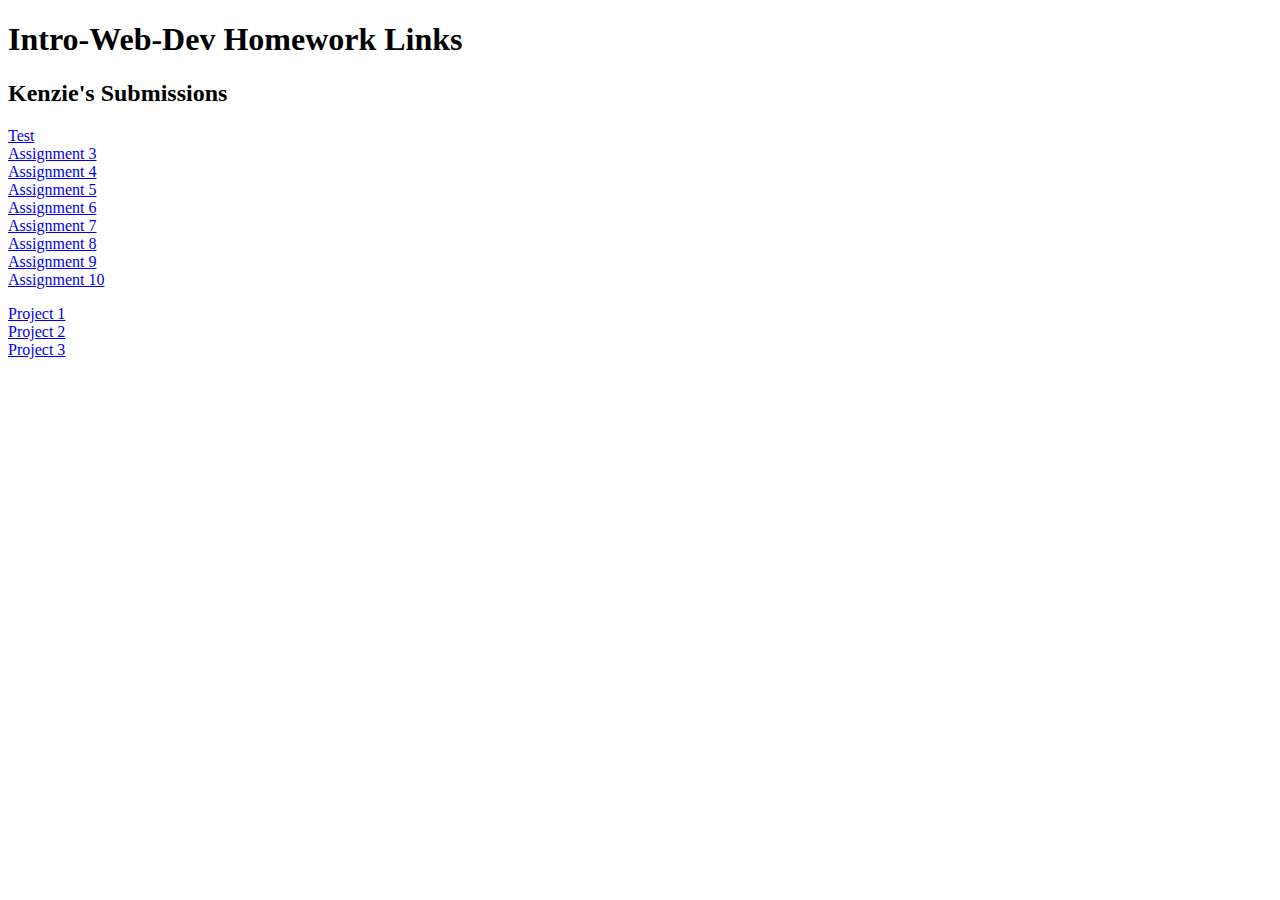
<file: index.html>
<!DOCTYPE html>
<html>
  <head>
    <title>Kenzie Web-Dev-HW Index</title>
  </head>

  <body>
    <!-- All of your body content goes between these two <body> tags. -->
    <h1>Intro-Web-Dev Homework Links</h1>

    <h2>Kenzie's Submissions</h2>

    <p>
      <a href="./test/about.html">Test</a><br />
      <a href="./assignment-3/index.html">Assignment 3</a><br />
      <a href="./assignment-4/index.html">Assignment 4</a><br />
      <a href="./assignment-5/index.html">Assignment 5</a><br />
      <a href="./assignment-6/index.html">Assignment 6</a><br />
      <a href="./assignment-7/index.html">Assignment 7</a><br />
      <a href="./assignment-8/index.html">Assignment 8</a><br />
      <a href="./assignment-9/index.html">Assignment 9</a><br />
      <a href="./assignment-10/index.html">Assignment 10</a>
    </p>

    <p>
      <a href="./project-1/index.html">Project 1</a><br />
      <a href="./project-2/index.html">Project 2</a><br />
      <a href="./project-3/index.html">Project 3</a>
    </p>

  </body>
</html>
</file>
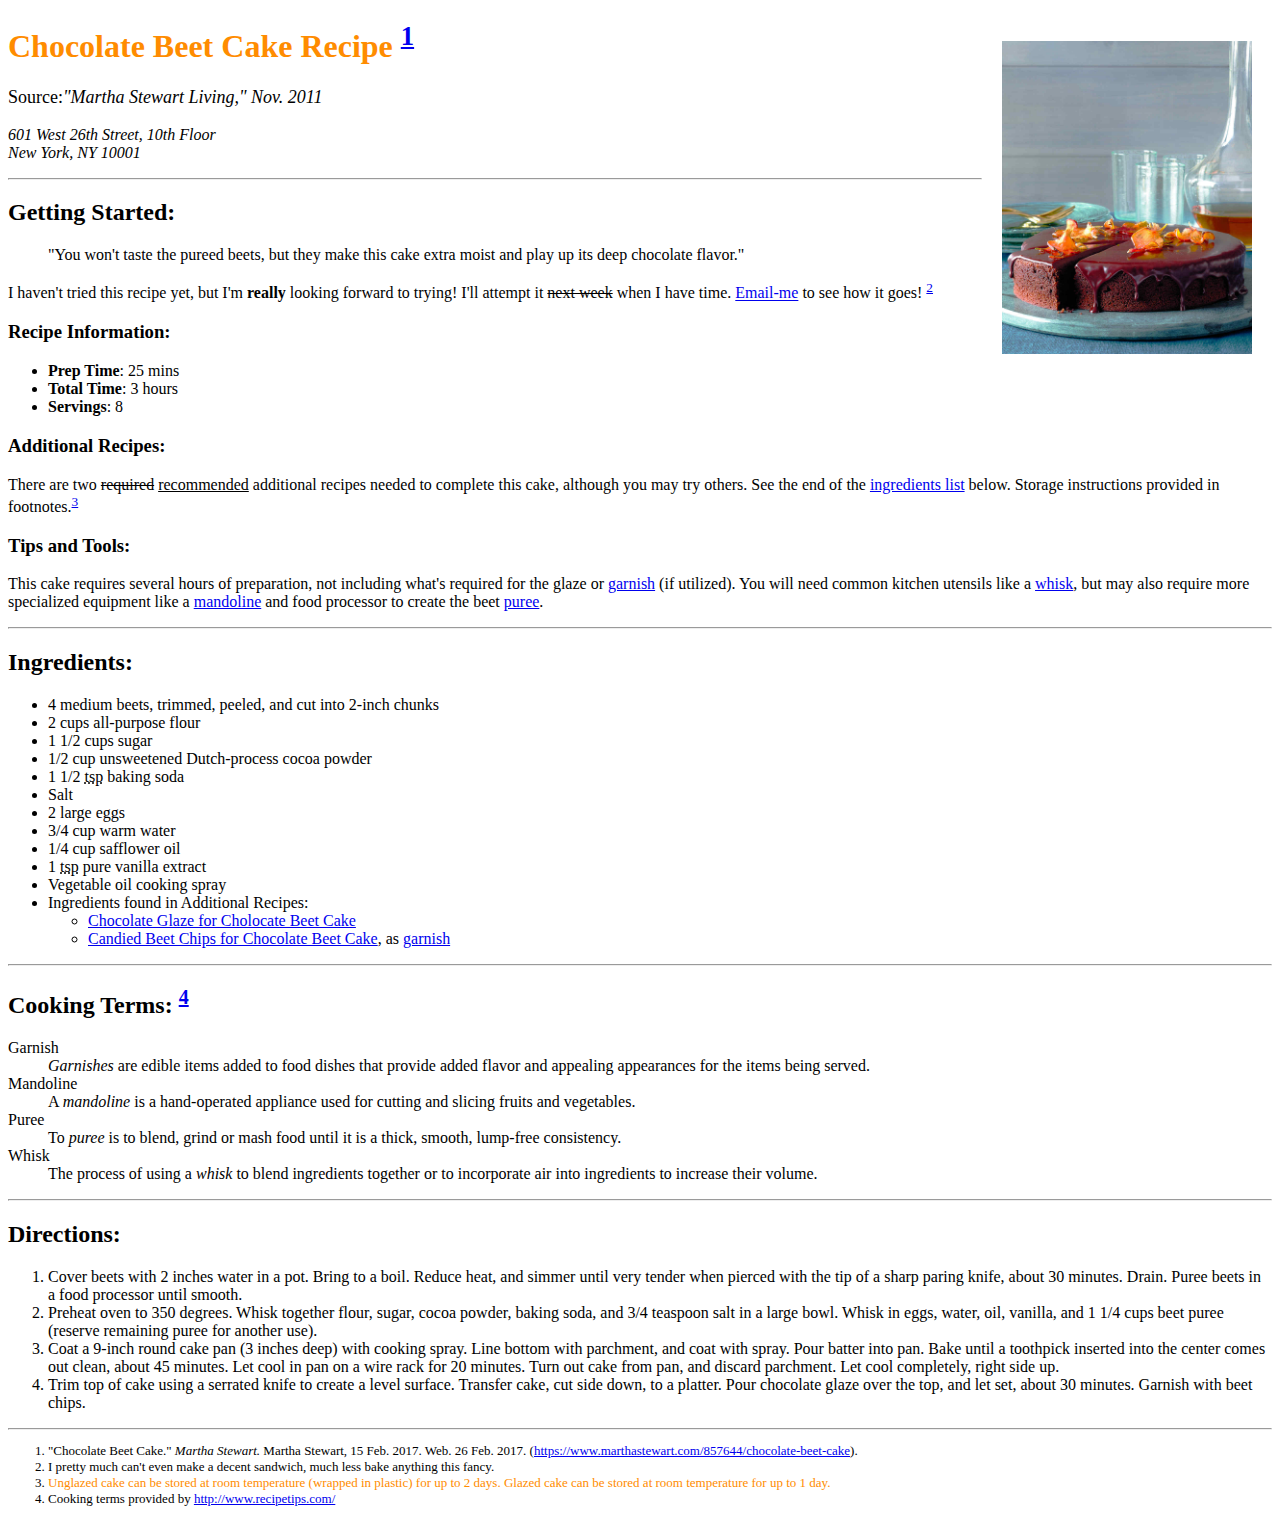
<file: assignment-3/index.html>
<!DOCTYPE html>

<html>
    <head>
      <!-- A3: Step 2 -->
<meta charset="utf-8">
<title>Chocolate Beet Cake Recipe</title>
    </head>

    <body>
      <main>
        <!-- A3: Step 3 -->
        <img src="./images/beetcake.jpeg" alt="Chocolate beet cake, ready to serve." style="width: 250px; float: right; margin: 20px">

        <h1 style="color:DarkOrange">Chocolate Beet Cake Recipe <sup><a href="#footnotes1">1</a></sup></h1>

        <!-- A3: Step 4 -->
        <p style="font-size:large">
          Source:<cite>"Martha Stewart Living," Nov. 2011</cite>
          <address>
            601 West 26th Street, 10th Floor<br />
            New York, NY 10001
          </address>
        </p>


        <hr />


        <h2>Getting Started:</h2>
        <!-- A3: Step 5 -->
        <blockquote>
          "You won't taste the pureed beets, but they make this cake extra moist and play up its deep chocolate flavor."
        </blockquote>

        <!-- A3: Step 6 -->
        <p>I haven't tried this recipe yet, but I'm <strong>really</strong> looking forward to trying! I'll attempt it <s>next week</s> when I have time. <a href="mailto:justine.evans@umontana.edu">Email-me</a> to see how it goes! <sup><a href="#footnotes2">2</a></sup></p>

        <h3>Recipe Information:</h3>
          <ul>
            <!-- A3: Step 7 -->
            <li><b>Prep Time</b>: 25 mins</li>
            <li><b>Total Time</b>: 3 hours</li>
            <li><b>Servings</b>: 8</li>
          </ul>

        <h3>Additional Recipes:</h3>
        <!-- A3: Step 8 -->
        <p>There are two <del>required</del> <ins>recommended</ins> additional recipes needed to complete this cake, although you may try others. See the end of the <a href="#ingredients">ingredients list</a> below. Storage instructions provided in footnotes.<sup><a href="#footnotes3">3</a></sup>

        <h3>Tips and Tools:</h3>
        <!-- A3: Step 12 -->
        <p>This cake requires several hours of preparation, not including what's required for the glaze or <a href="#dfn-garnish">garnish</a> (if utilized). You will need common kitchen utensils like a <a href="#dfn-whisk">whisk</a>, but may also require more specialized equipment like a <a href="#dfn-mandoline">mandoline</a> and food processor to create the beet <a href="#dfn-puree">puree</a>.</p>


        <hr />


        <h2 id="ingredients">Ingredients:</h2>
          <ul>
            <li>4 medium beets, trimmed, peeled, and cut into 2-inch chunks</li>
            <li>2 cups all-purpose flour</li>
            <li>1 1/2 cups sugar</li>
            <li>1/2 cup unsweetened Dutch-process cocoa powder</li>
            <li>1 1/2 <abbr title="teaspoon">tsp</abbr> baking soda</li>
            <li>Salt</li>
            <li> 2 large eggs</li>
            <li>3/4 cup warm water</li>
            <li>1/4 cup safflower oil</li>
            <li>1 <abbr title="teaspoon">tsp</abbr> pure vanilla extract</li>
            <li>Vegetable oil cooking spray</li>
            <li>Ingredients found in Additional Recipes:</li>
            <!-- A3: Step 9 -->
            <ul>
              <li><a href="./pages/beetcake-glaze.html" target="_blank">Chocolate Glaze for Cholocate Beet Cake</a></li>
              <li><a href="./pages/beetcake-garnish.html" target="_blank">Candied Beet Chips for Chocolate Beet Cake</a>, as <a href="#dfn-garnish">garnish</a></li>
            </ul>
          </ul>


        <hr />


        <h2>Cooking Terms: <sup><a href="#footnotes4">4</a></sup></h2>
          <dl>
            <!-- A3: Steps 10 a- Cover beets with 2 inches water in a pot. Bring to a boil. Reduce heat, and simmer until very tender when pierced with the tip of a sharp paring knife, about 30 minutes. Drain. Puree beets in a food processor until smooth.

  - Preheat oven to 350 degrees. Whisk together flour, sugar, cocoa powder, baking soda, and 3/4 teaspoon salt in a large bowl. Whisk in eggs, water, oil, vanilla, and 1 1/4 cups beet puree (reserve remaining puree for another use).

  - Coat a 9-inch round cake pan (3 inches deep) with cooking spray. Line bottom with parchment, and coat with spray. Pour batter into pan. Bake until a toothpick inserted into the center comes out clean, about 45 minutes. Let cool in pan on a wire rack for 20 minutes. Turn out cake from pan, and discard parchment. Let cool completely, right side up.

  - Trim top of cake using a serrated knife to create a level surface. Transfer cake, cut side down, to a platter. Pour chocolate glaze over the top, and let set, about 30 minutes. Garnish with beet chips.nd 11 -->
            <dt>Garnish</dt>
            <dd><dfn id="dfn-garnish">Garnishes</dfn> are edible items added to food dishes that provide added flavor and appealing appearances for the items being served.</dd>
            <dt>Mandoline</dt>
            <dd>A <dfn id="dfn-mandoline">mandoline</dfn> is a hand-operated appliance used for cutting and slicing fruits and vegetables.</dd>
            <dt>Puree</dt>
            <dd>To <dfn id="dfn-puree">puree</dfn> is to blend, grind or mash food until it is a thick, smooth, lump-free consistency.</dd>
            <dt>Whisk</dt>
            <dd>The process of using a <dfn id="dfn-whisk">whisk</dfn> to blend ingredients together or to incorporate air into ingredients to increase their volume.<dd>
          </dl>


        <hr />


        <h2>Directions:</h2>
        <!-- A3: Step 13 -->
        <ol>
          <li>Cover beets with 2 inches water in a pot. Bring to a boil. Reduce heat, and simmer until very tender when pierced with the tip of a sharp paring knife, about 30 minutes. Drain. Puree beets in a food processor until smooth.</li>
          <li>Preheat oven to 350 degrees. Whisk together flour, sugar, cocoa powder, baking soda, and 3/4 teaspoon salt in a large bowl. Whisk in eggs, water, oil, vanilla, and 1 1/4 cups beet puree (reserve remaining puree for another use).</li>
          <li>Coat a 9-inch round cake pan (3 inches deep) with cooking spray. Line bottom with parchment, and coat with spray. Pour batter into pan. Bake until a toothpick inserted into the center comes out clean, about 45 minutes. Let cool in pan on a wire rack for 20 minutes. Turn out cake from pan, and discard parchment. Let cool completely, right side up.</li>
          <li>Trim top of cake using a serrated knife to create a level surface. Transfer cake, cut side down, to a platter. Pour chocolate glaze over the top, and let set, about 30 minutes. Garnish with beet chips.</li>
        </ol>
        <hr />
      </main>

      <footer>
        <ol style="font-size:small">
          <!-- A3: Step 15 -->
          <li id="footnotes1">"Chocolate Beet Cake." <i>Martha Stewart.</i> Martha Stewart, 15 Feb. 2017. Web. 26 Feb. 2017. (<a href="https://www.marthastewart.com/857644/chocolate-beet-cake" target="_blank">https://www.marthastewart.com/857644/chocolate-beet-cake</a>).</li>

          <li id="footnotes2">I pretty much can't even make a decent sandwich, much less bake anything this fancy.</li>

          <li id="footnotes3"><span style="color:DarkOrange">Unglazed cake can be stored at room temperature (wrapped in plastic) for up to 2 days. Glazed cake can be stored at room temperature for up to 1 day.</span></li>

          <li id="footnotes4">Cooking terms provided by <a href="http://www.recipetips.com/" target="_blank">http://www.recipetips.com/</a>
        </ol>
      </footer>
    </body>
</html>
</file>
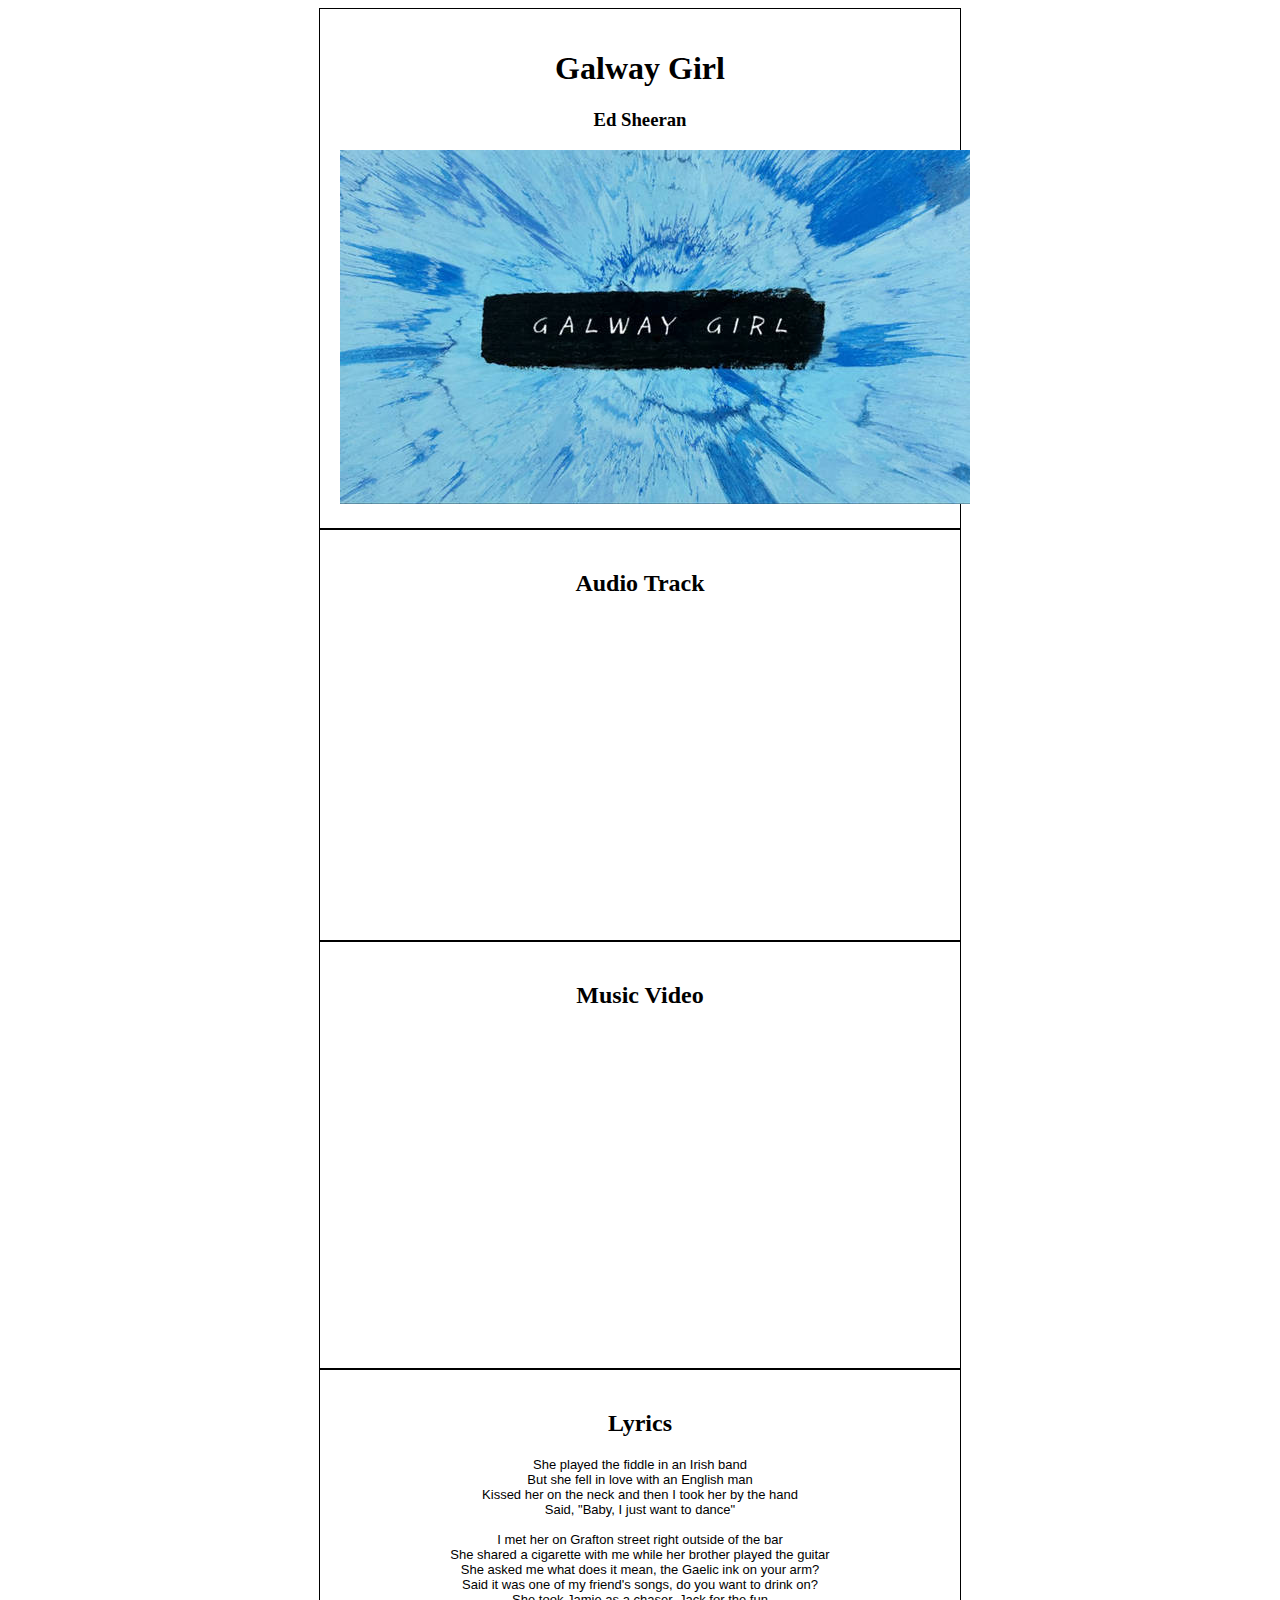
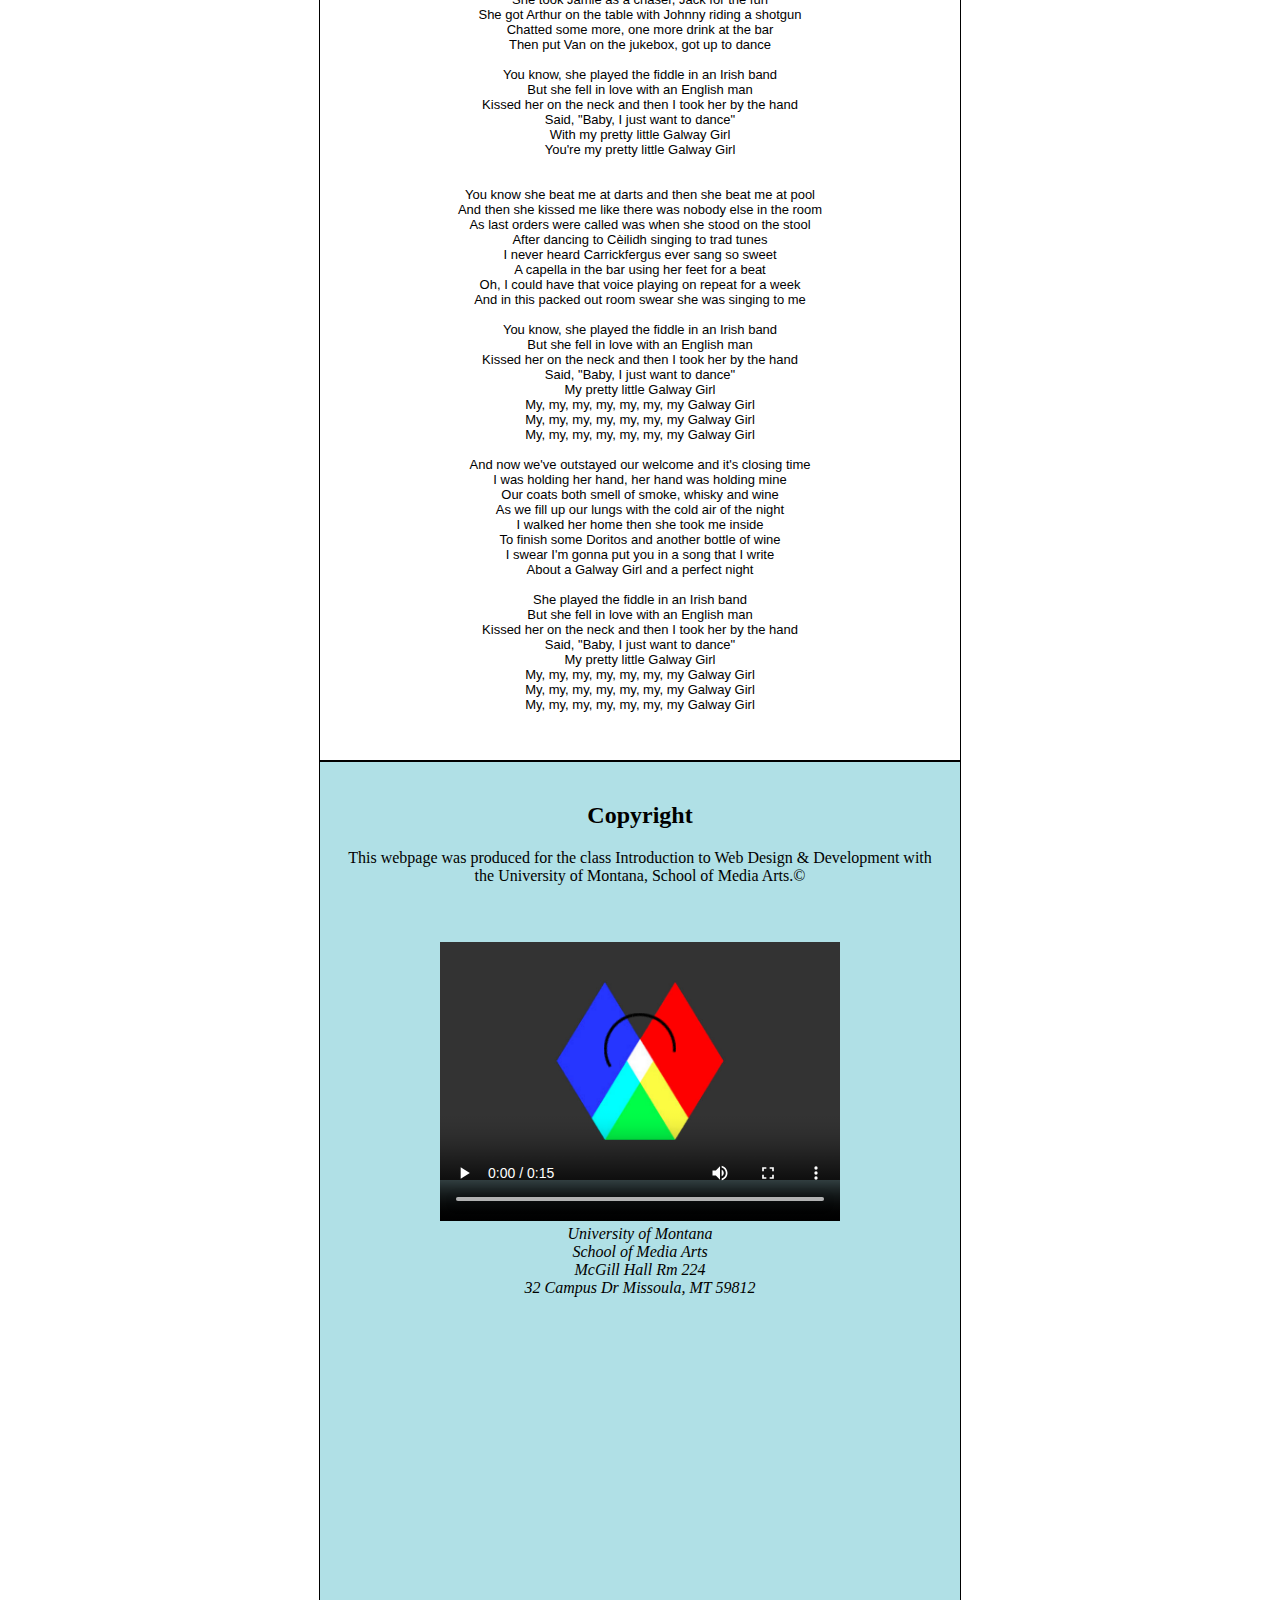
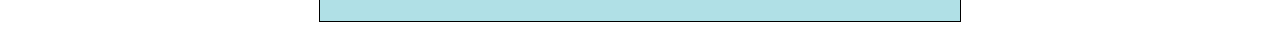
<file: assignment-5/index.html>
<!DOCTYPE html>
<html lang="en-US">
  <head>
    <meta charset="utf-8">
    <meta name="description" content="A page for Ed Sheeran's Galway Girl">
    <meta name="author" content="McKenzie Stager">
    <meta name="keywords" content="Galway Girl, Ed Sheeran, Divide albumn">
    <meta name="viewport" content="width=device-width, inital-scale=1.0">
    <title>Galway Girl</title>
    <style>
      body {text-align: center;}
      .container {
        width: 600px;
        margin: auto;
        padding: 20px;
        border: 1px solid black;}
      .lyrics p, pre {font-family: arial;  font-size: small;}
      .contact {background-color: powderblue;}
    </style>
  </head>
  <body>
    <div id="art" class="container">
      <h1>Galway Girl</h1>
      <h3>Ed Sheeran</h3>
      <img src="./images/cover.jpeg">
    </div>
    <div id="audio" class="container">
      <h2>Audio Track</h2>
      <iframe width="100%" height="300" scrolling="no" frameborder="no" allow="autoplay" src="https://w.soundcloud.com/player/?url=https%3A//api.soundcloud.com/tracks/310108176&color=%23ff5500&auto_play=false&hide_related=false&show_comments=true&show_user=true&show_reposts=false&show_teaser=true&visual=true"></iframe>
    </div>
    <div id="video" class="container">
      <h2>Music Video</h2>
      <iframe width="560" height="315" src="https://www.youtube.com/embed/87gWaABqGYs" frameborder="0" allow="autoplay; encrypted-media" allowfullscreen></iframe>
    </div>
    <div id="lyrics" class="container lyrics">
      <h2>Lyrics</h2>
      <pre>
She played the fiddle in an Irish band
But she fell in love with an English man
Kissed her on the neck and then I took her by the hand
Said, "Baby, I just want to dance"

I met her on Grafton street right outside of the bar
She shared a cigarette with me while her brother played the guitar
She asked me what does it mean, the Gaelic ink on your arm?
Said it was one of my friend's songs, do you want to drink on?
She took Jamie as a chaser, Jack for the fun
She got Arthur on the table with Johnny riding a shotgun
Chatted some more, one more drink at the bar
Then put Van on the jukebox, got up to dance

You know, she played the fiddle in an Irish band
But she fell in love with an English man
Kissed her on the neck and then I took her by the hand
Said, "Baby, I just want to dance"
With my pretty little Galway Girl
You're my pretty little Galway Girl


You know she beat me at darts and then she beat me at pool
And then she kissed me like there was nobody else in the room
As last orders were called was when she stood on the stool
After dancing to Cèilidh singing to trad tunes
I never heard Carrickfergus ever sang so sweet
A capella in the bar using her feet for a beat
Oh, I could have that voice playing on repeat for a week
And in this packed out room swear she was singing to me

You know, she played the fiddle in an Irish band
But she fell in love with an English man
Kissed her on the neck and then I took her by the hand
Said, "Baby, I just want to dance"
My pretty little Galway Girl
My, my, my, my, my, my, my Galway Girl
My, my, my, my, my, my, my Galway Girl
My, my, my, my, my, my, my Galway Girl

And now we've outstayed our welcome and it's closing time
I was holding her hand, her hand was holding mine
Our coats both smell of smoke, whisky and wine
As we fill up our lungs with the cold air of the night
I walked her home then she took me inside
To finish some Doritos and another bottle of wine
I swear I'm gonna put you in a song that I write
About a Galway Girl and a perfect night

She played the fiddle in an Irish band
But she fell in love with an English man
Kissed her on the neck and then I took her by the hand
Said, "Baby, I just want to dance"
My pretty little Galway Girl
My, my, my, my, my, my, my Galway Girl
My, my, my, my, my, my, my Galway Girl
My, my, my, my, my, my, my Galway Girl
      </pre>
    </div>
    <div id="copyright" class="container contact">
      <h2>Copyright</h2>
      <p>This webpage was produced for the class Introduction to Web Design & Development with the University of Montana, School of Media Arts.&#169;</p>
      <video poster="./images/mart-logo-poster.jpg" width="400" height="320" preload controls loop>
        <source src="./media/mart-logo-animated.mp4" type='video/mp4;codecs="avc1.42E01E, mp4a.40.2"' />
        <source src="./media/mart-logo-animated.webm" type='video/webm;codecs="vp8, vorbis"' />
      </video>
        <address>
          University of Montana<br />
          School of Media Arts<br />
          McGill Hall Rm 224<br />
          32 Campus Dr Missoula, MT 59812
        </address>
        <iframe src="https://www.google.com/maps/embed?pb=!1m18!1m12!1m3!1d2728.048493383151!2d-113.98580903462869!3d46.86241807914239!2m3!1f0!2f0!3f0!3m2!1i1024!2i768!4f13.1!3m3!1m2!1s0x535dcc33c3d4cbd5%3A0xd77cd4f46bdf5b89!2sMcGill+Hall%2C+32+Campus+Dr%2C+Missoula%2C+MT+59812!5e0!3m2!1sen!2sus!4v1520918518759" width="400" height="300" frameborder="0" style="border:0" allowfullscreen></iframe>
      </div>
  </body>
</html>
</file>
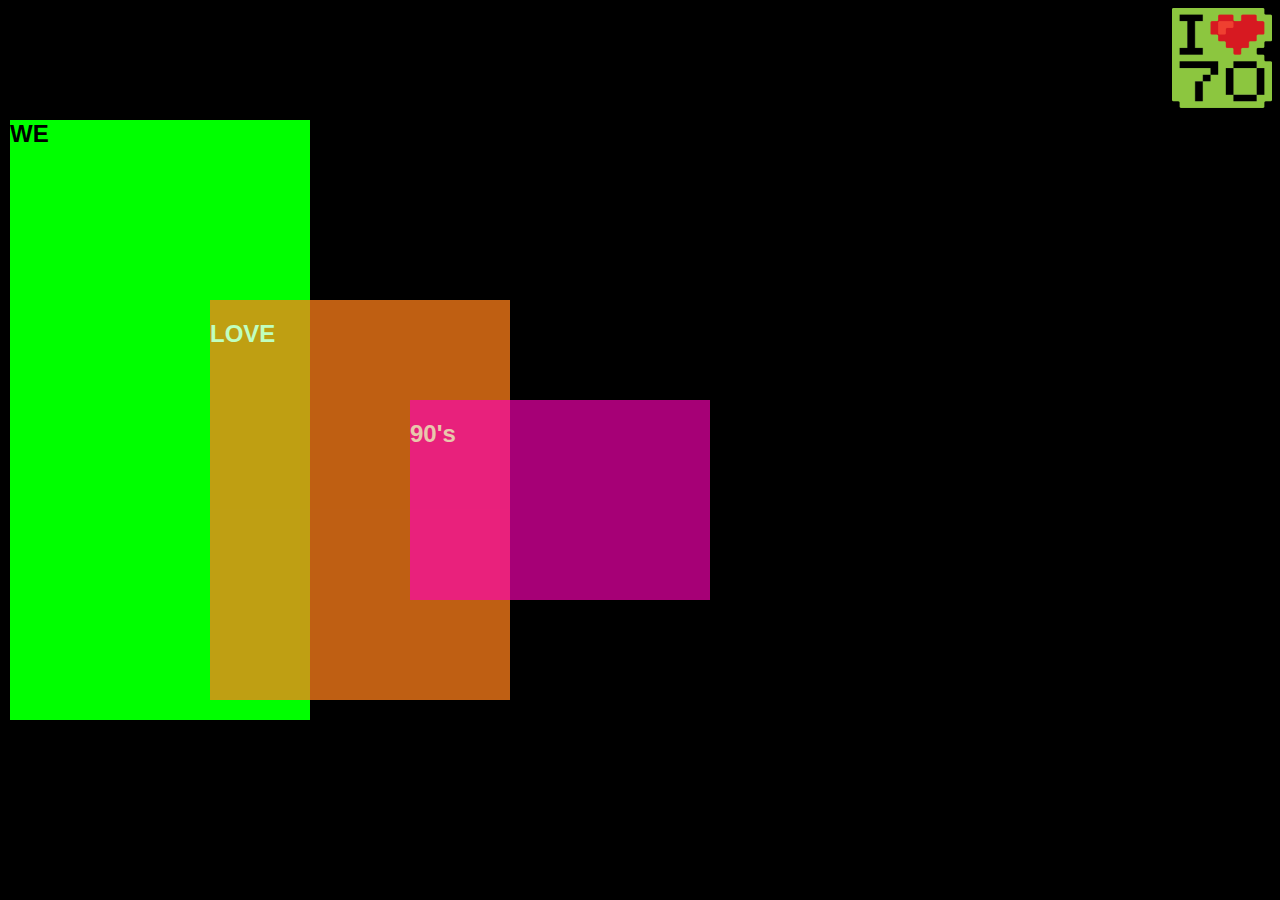
<file: assignment-6/index.html>
<!DOCTYPE html>
<html lang="en-us">
<head>
  <title>We Love the 70's!</title>
  <meta charset="utf-8">
  <meta name="author" content="McKenzie Stager">
  <link rel="stylesheet" type="text/css" href="./css/style.css">
</head>
<body>
  <div class="canvas">
    <div class="green">
      <h2>WE</h2>
    </div>
    <div class="orange">
      <h2>LOVE</h2>
    </div>
    <div class="pink">
      <h2>90's</h2>
    </div>
  </div>
  <div id="image">
    <img src="./images/1970s-love.png" height="100px" width="100px">
  </div>
</body>
</html>
</file>
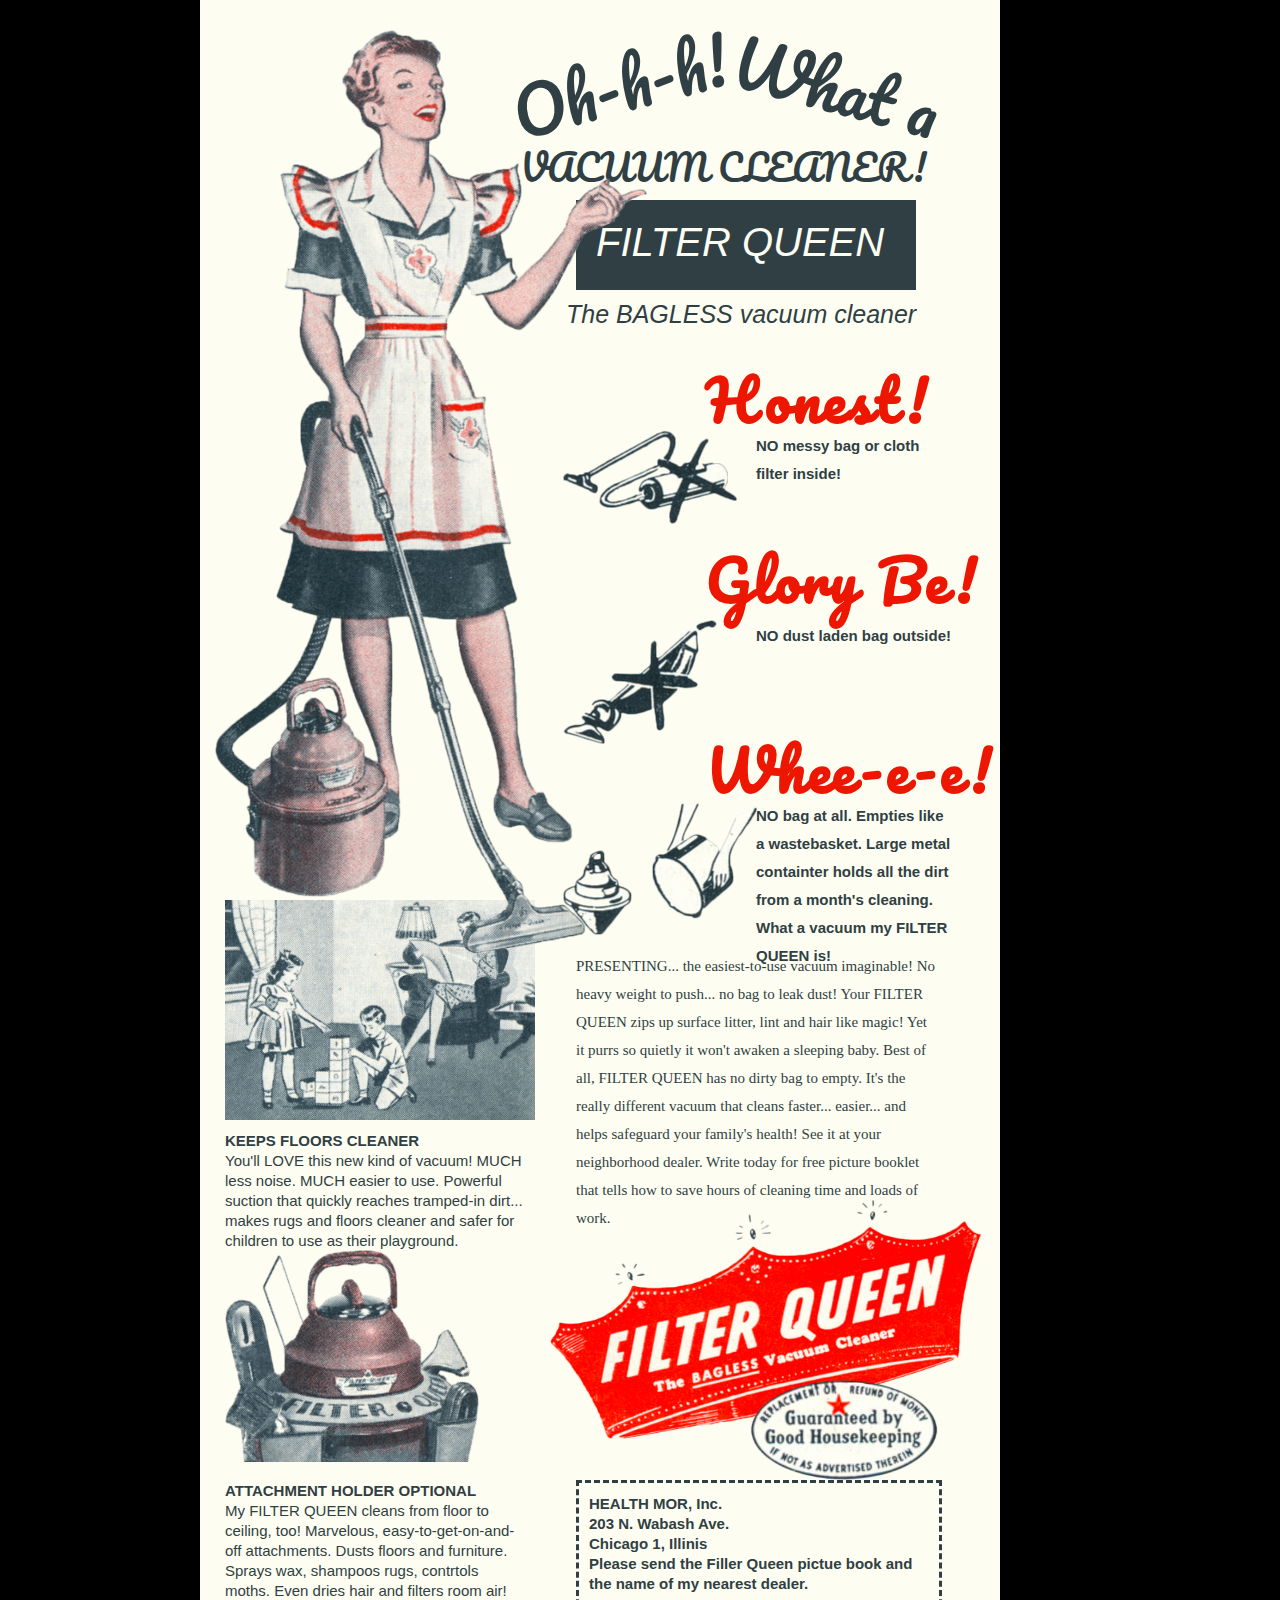
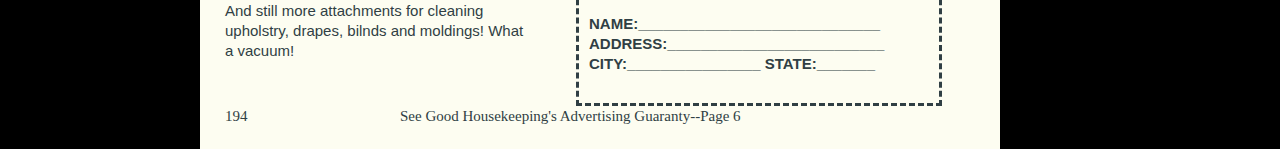
<file: assignment-8/index.html>
<!DOCTYPE html>
<html lang="en-us">
<head>
  <meta charset="utf-8">
  <meta name="author" content="McKenzie Stager">
  <title>Assignment 8</title>
  <link rel="stylesheet" type="text/css" href="./css/style.css">
  <link rel="stylesheet" type="text/css" href="./css/fonts.css">
    <link rel="stylesheet" type="text/css" href="./css/images.css">
</head>
<body>
<div class="container">

  <!--Right side text -->

    <div class="leftheader">
      <font class="oh">Oh-h-h!</font>
    </div>
    <div class="rightheader">
      <font class="whata">What a</font>
    </div>
    <div class="bottomheader">
      <font class="cleaner">VACUUM CLEANER!</font>
    </div>


    <div class="title">
      <font class="queen">FILTER QUEEN</font>
    </div>
    <div class="subtitle">
      <font class="sub">The BAGLESS vacuum cleaner</font>
    </div>


    <div class="traitone">
      <font class="trait">Honest!</font>
    </div>
    <div class="desone">
      <font class="des">NO messy bag or cloth filter inside!</font>
    </div>

    <div class="traittwo">
      <font class="trait">Glory Be!</font>
    </div>
    <div class="destwo">
      <font class="des">NO dust laden bag outside!</font>
    </div>

    <div class="traitthree">
      <font class="trait">Whee-e-e!</font>
    </div>
    <div class="desthree">
      <font class="des">NO bag at all. Empties like a wastebasket. Large metal
         containter holds all the dirt from a month's cleaning. What a vacuum my
         FILTER QUEEN is!</font>
    </div>


    <div class="presenting">
      <font class="description">PRESENTING... the easiest-to-use vacuum imaginable!
        No heavy weight to push... no bag to leak dust! Your FILTER QUEEN zips up
        surface litter, lint and hair like magic! Yet it purrs so quietly it won't
         awaken a sleeping baby. Best of all, FILTER QUEEN has no dirty bag to empty.
         It's the really different vacuum that cleans faster... easier... and helps
         safeguard your family's health! See it at your neighborhood dealer. Write
          today for free picture booklet that tells how to save hours of cleaning
          time and loads of work.</font>
    </div>

    <div class="cutoutbox">
      <font class="cutout">
          HEALTH MOR, Inc.<br />
          203 N. Wabash Ave.<br />
          Chicago 1, Illinis<br />
        Please send the Filler Queen pictue book and the name of my nearest dealer. <br/>
        <br />
        NAME:_____________________________<br />
        ADDRESS:__________________________<br />
        CITY:________________ STATE:_______<br />
      </font>
    </div>

    <!--bottom text-->

    <div class="bottomline">
      <font class="last">See Good Housekeeping's Advertising Guaranty--Page 6</font>
    </div>
    <div class="bottomnumber">
      <font class="last">194</font>
    </div>

    <!--Left Side text-->

    <div class="firstpiccapt">
      <font class="caption">
        <b>KEEPS FLOORS CLEANER</b><br />
        You'll LOVE this new kind of vacuum! MUCH less noise. MUCH easier to use.
        Powerful suction that quickly reaches tramped-in dirt... makes rugs and
        floors cleaner and safer for children to use as their playground.
      </font>
    </div>
    <div class="secondpiccapt">
      <font class="caption">
        <b>ATTACHMENT HOLDER OPTIONAL</b><br />
        My FILTER QUEEN cleans from floor to ceiling, too! Marvelous,
        easy-to-get-on-and-off attachments. Dusts floors and furniture. Sprays
        wax, shampoos rugs, contrtols moths. Even dries hair and filters room air!
        And still more attachments for cleaning upholstry, drapes, bilnds and moldings!
        What a vacuum!
      </font>
    </div>

    <!--images right side-->

    <div class="iconone">
      <img src="images/icon-inside.png" class="icon1">
    </div>
    <div class="icontwo">
      <img src="images/icon-outside.png" class="icon2">
    </div>
    <div class="iconthree">
      <img src="images/icon-wastebasket.png" class="icon3">
    </div>
    <div class="crown">
      <img src="images/logo.png" class="redcrown">
    </div>
    <div class="guaranty">
      <img src="images/guarantee.png" class="circle">
    </div>

    <!--image left side-->

    <div class="lady">
      <img src="images/woman.png" class="ladyvac">
    </div>
    <div class="scene">
      <img src="images/scene.png" class="family">
    </div>
    <div class="filterqueen">
      <img src="images/filterqueen.png" class="vacc">
    </div>

</div>
</body>
</html>
</file>
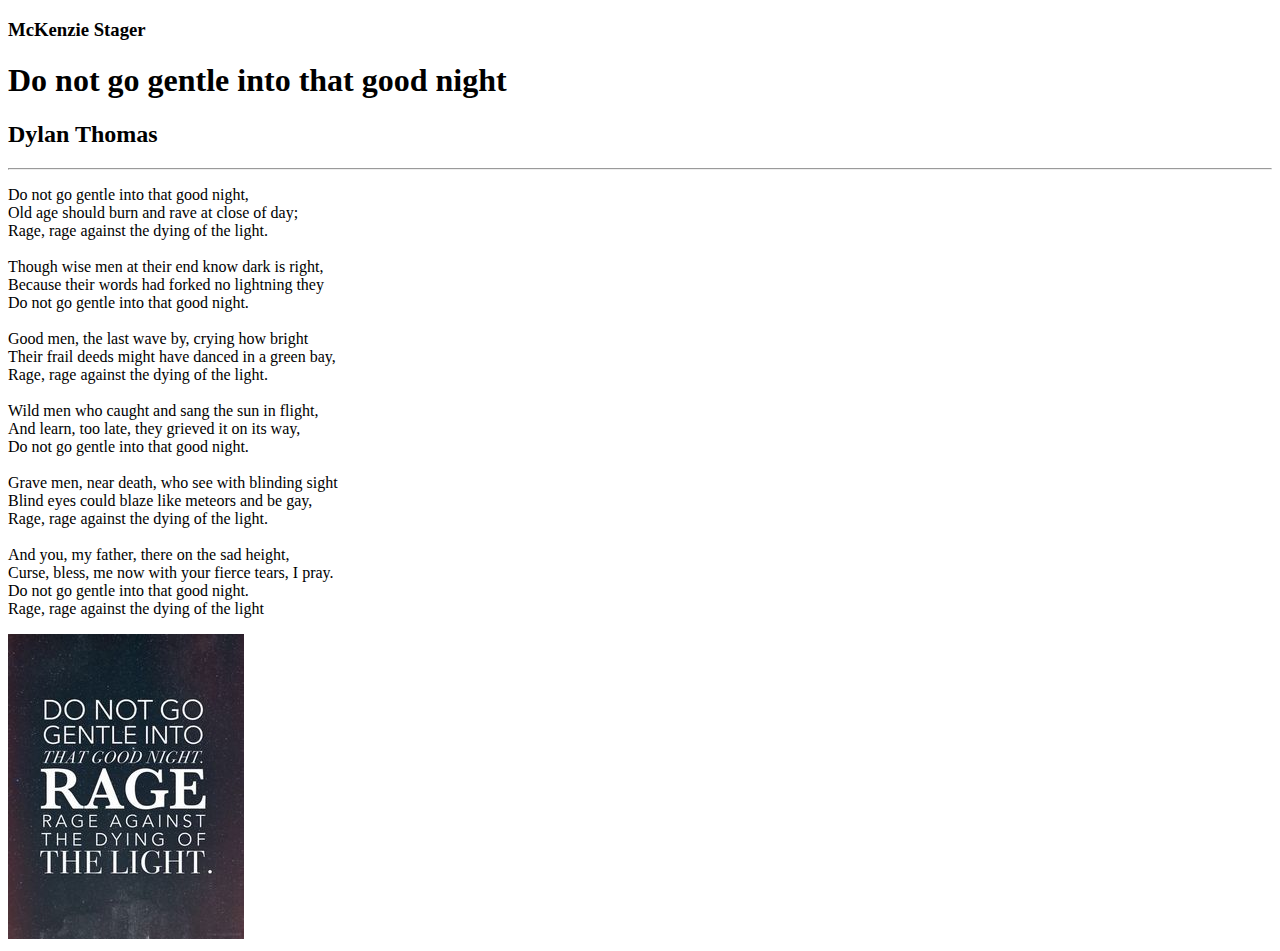
<file: project-1/index.html>
<!DOCTYPE html>
<html>
<head>
  <title>My First Webpage</title>
</head>
<body>
  <h3>McKenzie Stager</h3>
  <h1>Do not go gentle into that good night</h1>
  <h2>Dylan Thomas</h2>
  <hr />
  <p>
Do not go gentle into that good night,<br />
Old age should burn and rave at close of day;<br />
Rage, rage against the dying of the light.<br />
<br />
Though wise men at their end know dark is right,<br />
Because their words had forked no lightning they<br />
Do not go gentle into that good night.<br />
<br />
Good men, the last wave by, crying how bright<br />
Their frail deeds might have danced in a green bay,<br />
Rage, rage against the dying of the light.<br />
<br />
Wild men who caught and sang the sun in flight,<br />
And learn, too late, they grieved it on its way,<br />
Do not go gentle into that good night.<br />
<br />
Grave men, near death, who see with blinding sight<br />
Blind eyes could blaze like meteors and be gay,<br />
Rage, rage against the dying of the light.<br />
<br />
And you, my father, there on the sad height,<br />
Curse, bless, me now with your fierce tears, I pray.<br />
Do not go gentle into that good night.<br />
Rage, rage against the dying of the light<br />
  </p>
  <img src="./images/quote.jpeg">
</body>
</html>
</file>
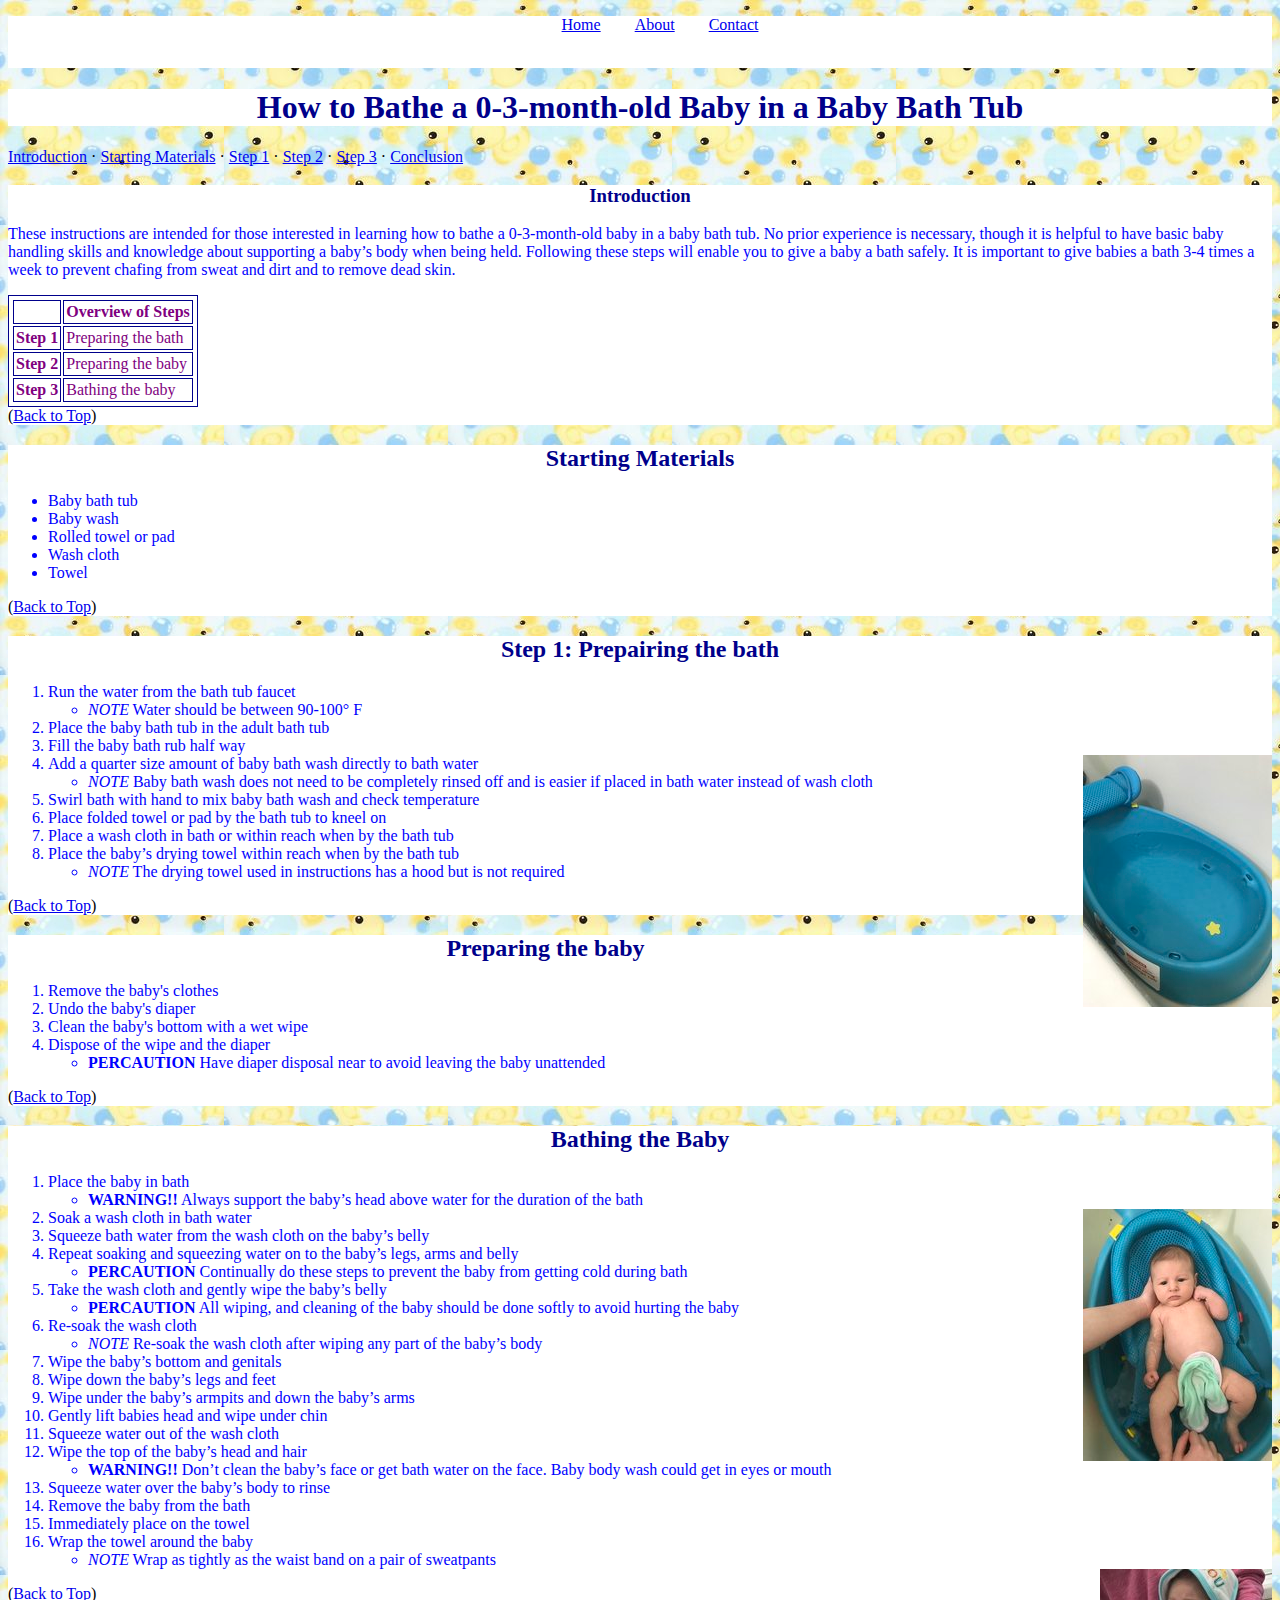
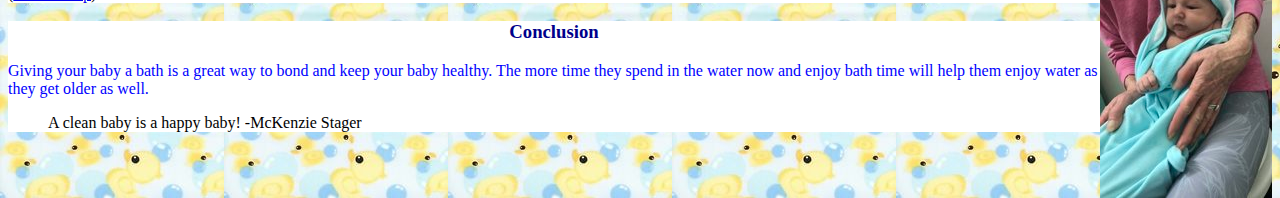
<file: project-2/index.html>
<!DOCTYPE html>
<html lang="en-us">
<head>
  <meta charset="utf-8">
  <meta name="description" content="Instructable on giving a baby a bath">
  <meta name="author" content="McKenzie Stager">
  <meta name="keywords" content="baby, bath, help, Instructable">
  <meta name="viewport" content="width=device-width, inital-scale=1.0">
  <title>Baby Bath Instructable</title>
  <style>
    body {
      background-image: url(./images/bubble-background.jpeg);}
    div {
      background-color: white;
    }
    h1, h2, h3 {
      color: darkblue;
      text-align: center;
    }
    p, ul, ol {
      color: blue;
    }
    table, th, td {
      border: 1px solid darkblue;
      color: purple;
      padding: 2px;
    }
    img {
      float: right;
    }
    .main-nav {
      text-align: center;
      padding: 15x;
    }
    .main-nav li {
      display: inline;
      padding: 15px
    }
  </style>
</head>
<body>
  <div id="main-nav-heading" class="main-nav">
  <nav id="main">
    <ul id="main-nav">
      <li><a href="./index.html">Home</a></li>
      <li><a href="./pages/about.html">About</a></li>
      <li><a href="./pages/contact.html">Contact</a></li>
    </ul>
  </nav>
  <br />
  </div>
  <div id="main-heading">
    <h1>How to Bathe a 0-3-month-old Baby in a Baby Bath Tub</h1>
  </div>
    <nav id="steps">
      <a href="#intro">Introduction</a> &middot;
      <a href="#materials">Starting Materials</a> &middot;
      <a href="#step1">Step 1</a> &middot;
      <a href="#step2">Step 2</a> &middot;
      <a href="#step3">Step 3</a> &middot;
      <a href="#conclusion">Conclusion</a>
    </nav>
  <div id="intro">
    <h3>Introduction</h3>
    <p>
      These instructions are intended for those interested in learning how to bathe a 0-3-month-old baby in a baby bath tub. No prior experience is necessary, though it is helpful to have basic baby handling skills and knowledge about supporting a baby’s body when being held. Following these steps will enable you to give a baby a bath safely. It is important to give babies a bath 3-4 times a week to prevent chafing from sweat and dirt and to remove dead skin.
      <table>
        <tr>
          <th></th>
          <th scope="col">Overview of Steps</th>
        </tr>
        <tr>
          <th scope="row">Step 1</th>
          <td>Preparing the bath</td>
        </tr>
        <tr>
          <th scope="row">Step 2</th>
          <td>Preparing the baby</td>
        </tr>
        <tr>
          <th scope="row">Step 3</th>
          <td>Bathing the baby</td>
        </tr>
      </table>
    (<a href="#">Back to Top</a>)
    </p>
  </div>
  <div id="materials">
    <h2>Starting Materials</h2>
    <p>
      <ul>
        <li>Baby bath tub</li>
        <li>Baby wash</li>
        <li>Rolled towel or pad</li>
        <li>Wash cloth</li>
        <li>Towel</li>
      </ul>
      (<a href="#">Back to Top</a>)
    </p>
  </div>
  <div id="step1">
    <h2>Step 1: Prepairing the bath</h2>
    <p>
      <ol id="step1-substeps">
        <li>Run the water from the bath tub faucet</li>
          <ul id="note-on-temp">
            <li><em>NOTE</em> Water should be between 90-100° F</li>
          </ul>
        <li>Place the baby bath tub in the adult bath tub</li>
        <li>Fill the baby bath rub half way</li>
        <img src="./images/bath-tub.jpg" alt="Baby bath tub full" title="Baby Bath Tub" width="189" height="252"/>
        <li>Add a quarter size amount of baby bath wash directly to bath water</li>
          <ul id="note-on-wash">
            <li><em>NOTE</em> Baby bath wash does not need to be completely rinsed off and is easier if placed in bath water instead of wash cloth</li>
          </ul>
        <li>Swirl bath with hand to mix baby bath wash and check temperature</li>
        <li>Place folded towel or pad by the bath tub to kneel on</li>
        <li>Place a wash cloth in bath or within reach when by the bath tub</li>
        <li>Place the baby’s drying towel within reach when by the bath tub</li>
          <ul id="note-on-towel">
            <li><em>NOTE</em> The drying towel used in instructions has a hood but is not required</li>
          </ul>
      </ol>
      (<a href="#">Back to Top</a>)
    </p>
  </div>
  <div id="step2">
    <h2>Preparing the baby</h2>
    <p>
      <ol id="step2-substeps">
        <li>Remove the baby's clothes</li>
        <li>Undo the baby's diaper</li>
        <li>Clean the baby's bottom with a wet wipe</li>
        <li>Dispose of the wipe and the diaper</li>
          <ul id="percaution-diaper">
            <li><strong>PERCAUTION</strong> Have diaper disposal near to avoid leaving the baby unattended</li>
          </ul>
      </ol>
      (<a href="#">Back to Top</a>)
    </p>
  </div>
  <div id="step3">
    <h2>Bathing the Baby</h2>
    <p>
      <ol id="step3-substeps">
        <li>Place the baby in bath</li>
          <ul id="warning-head">
            <li><strong>WARNING!!</strong> Always support the baby’s head above water for the duration of the bath</li>
          </ul>
          <img src="./images/baby-bath-tub.jpg" alt="Baby in bath tub" title="Bath Tub and Baby" width="189" height="252"/>
        <li>Soak a wash cloth in bath water</li>
        <li>Squeeze bath water from the wash cloth on the baby’s belly</li>
        <li>Repeat soaking and squeezing water on to the baby’s legs, arms and belly</li>
          <ul id="percaution-cold">
            <li><strong>PERCAUTION</strong> Continually do these steps to prevent the baby from getting cold during bath</li>
          </ul>
        <li>Take the wash cloth and gently wipe the baby’s belly</li>
          <ul id="percaution-soft">
            <li><strong>PERCAUTION</strong> All wiping, and cleaning of the baby should be done softly to avoid hurting the baby</li>
          </ul>
        <li>Re-soak the wash cloth</li>
          <ul id="note-wiping">
            <li><em>NOTE</em> Re-soak the wash cloth after wiping any part of the baby’s body</li>
          </ul>
        <li>Wipe the baby’s bottom and genitals</li>
        <li>Wipe down the baby’s legs and feet</li>
        <li>Wipe under the baby’s armpits and down the baby’s arms</li>
        <li>Gently lift babies head and wipe under chin</li>
        <li>Squeeze water out of the wash cloth</li>
        <li>Wipe the top of the baby’s head and hair</li>
          <ul id="warning-water">
            <li><strong>WARNING!!</strong> Don’t clean the baby’s face or get bath water on the face. Baby body wash could get in eyes or mouth</li>
          </ul>
        <li>Squeeze water over the baby’s body to rinse</li>
        <li>Remove the baby from the bath</li>
        <li>Immediately place on the towel</li>
        <li>Wrap the towel around the baby</li>
          <ul id="note-wrap">
            <li><em>NOTE</em> Wrap as tightly as the waist band on a pair of sweatpants</li>
          </ul>
          <img src="./images/baby-towel.jpg" alt="Baby Wrapped in Towel" title="Baby and Towel" width="172" height="229"/>
      </ol>
      (<a href="#">Back to Top</a>)
    </p>
  </div>
  <div id="Conclusion">
    <h3>Conclusion</h3>
    <p>
    Giving your baby a bath is a great way to bond and keep your baby healthy. The more time they spend in the water now and enjoy bath time will help them enjoy water as they get older as well.
<blockquote>A clean baby is a happy baby! -McKenzie Stager</blockquote>
    </p>
  </div>
</body>
</html>
</file>
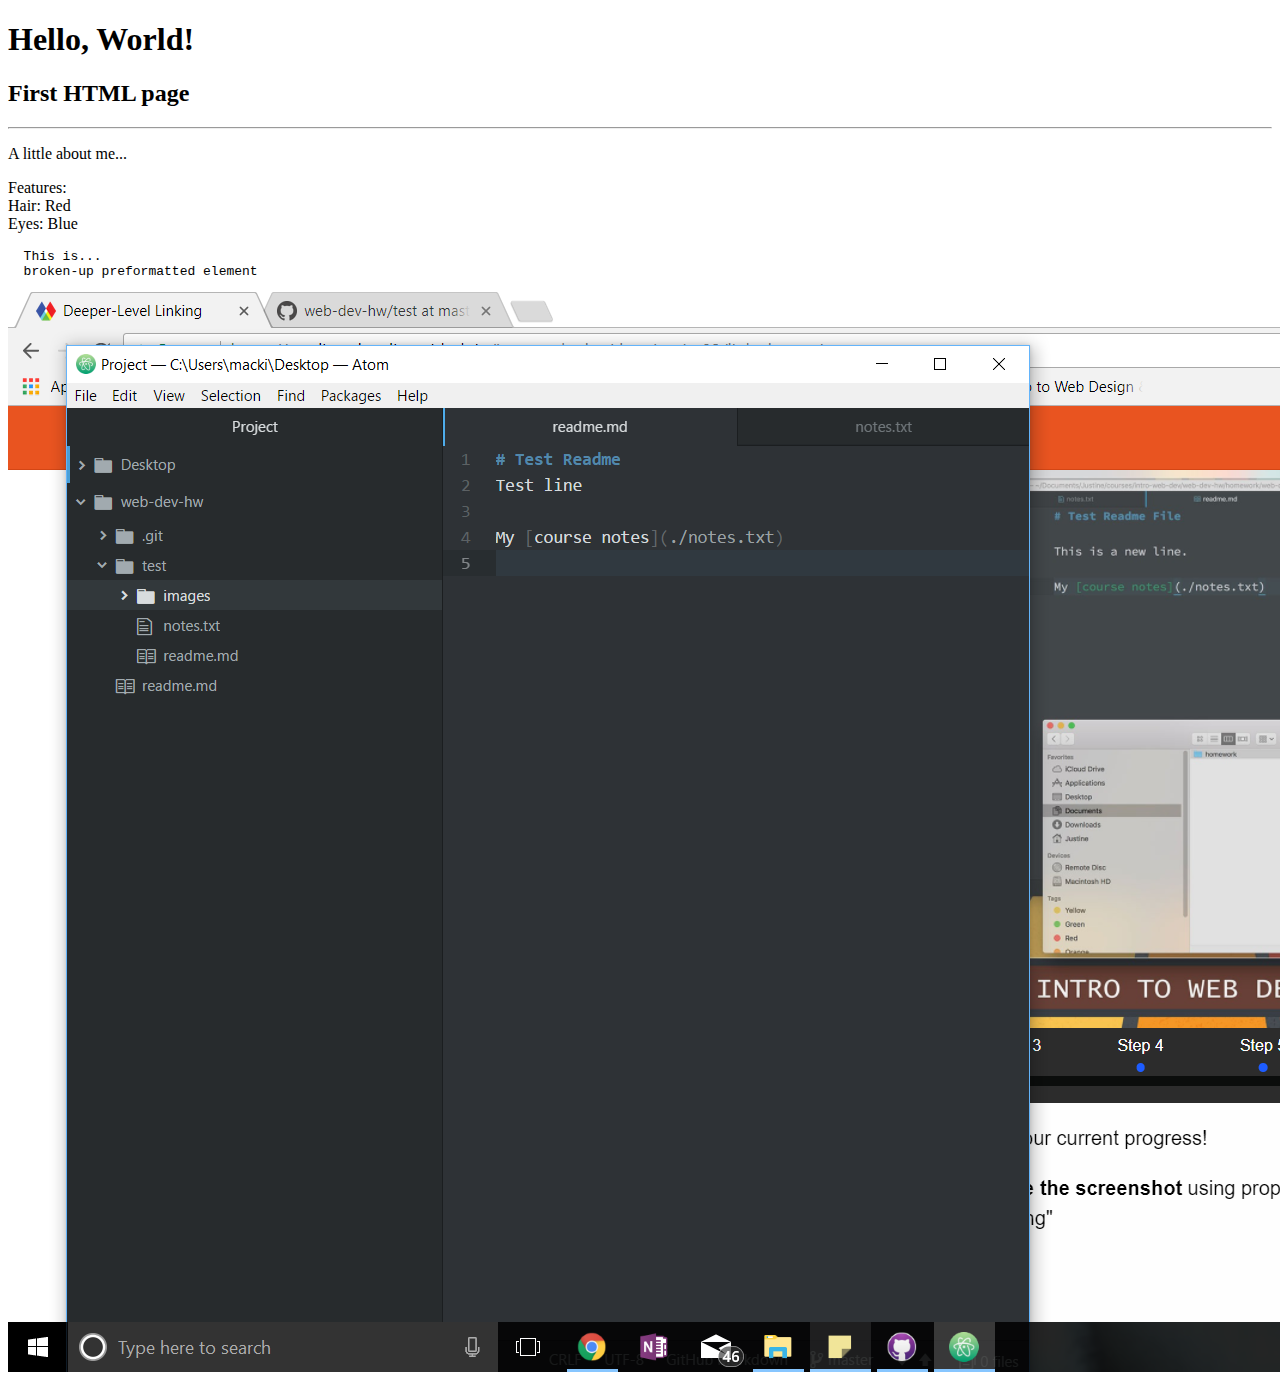
<file: test/about.html>
<!DOCTYPE html>

<h1>Hello, World!</h1>
<h2>First HTML page</h2>
<hr />
<p>A little about me...</p>
<p>
  Features:<br />
  Hair: Red<br />
  Eyes: Blue<br />
</p>
<pre>
  This is...
  broken-up preformatted element
</pre>
<img src="./images/screenshot.png" />
</file>
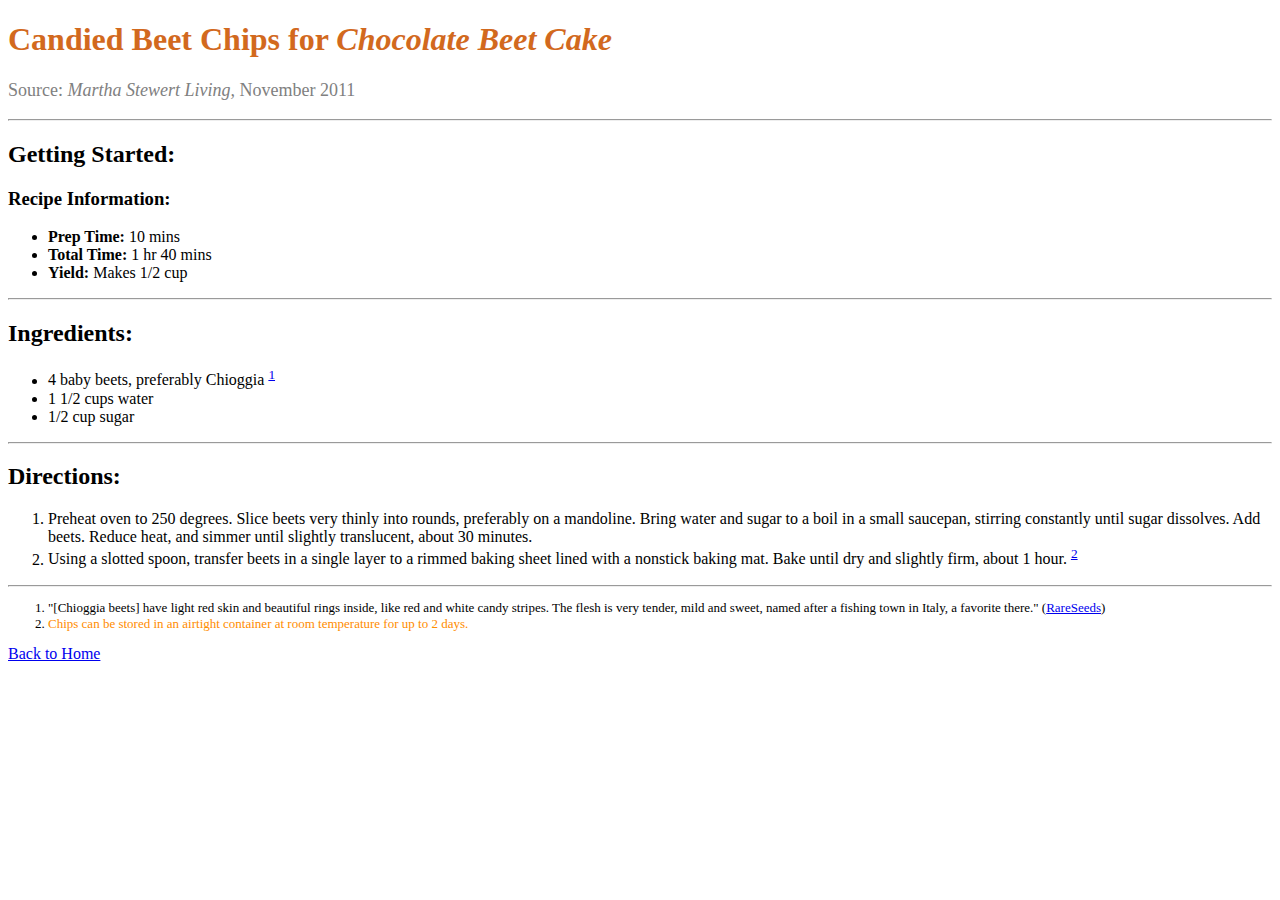
<file: assignment-3/pages/beetcake-garnish.html>
<!DOCTYPE html>

<html>
  <head>
    <!-- A3: Step 2 -->
<meta charset="utf-8">
<title>Candied Beet Chips Recipe</title>
  </head>

  <body>
    <main>
      <h1 style="color:Chocolate">Candied Beet Chips for <i>Chocolate Beet Cake</i></h1>

      <p style="font-size:large; color:gray">Source: <cite>Martha Stewert Living,</cite> November 2011</p>

      <hr />

      <h2>Getting Started:</h2>

      <h3>Recipe Information:</h3>
        <ul>
          <li><b>Prep Time:</b> 10 mins</li>
          <li><b>Total Time:</b> 1 hr 40 mins</li>
          <li><b>Yield:</b> Makes 1/2 cup</li>
        </ul>

      <hr />

      <h2 id="ingredients">Ingredients:</h2>
        <ul>
          <li>4 baby beets, preferably Chioggia <sup><a href="footnotes1">1</a></sup></li>
          <li>1 1/2 cups water</li>
          <li>1/2 cup sugar</li>
        </ul>

      <hr />

      <h2>Directions:</h2>
        <ol>
          <li>Preheat oven to 250 degrees. Slice beets very thinly into rounds, preferably on a mandoline. Bring water and sugar to a boil in a small saucepan, stirring constantly until sugar dissolves. Add beets. Reduce heat, and simmer until slightly translucent, about 30 minutes.</li>
          <li>Using a slotted spoon, transfer beets in a single layer to a rimmed baking sheet lined with a nonstick baking mat. Bake until dry and slightly firm, about 1 hour. <sup><a href="#footnotes2">2</a></sup></li>
        </ol>

      <hr />
    </main>

    <footer>
      <ol style="font-size:small">
        <li id="footnotes1">"[Chioggia beets] have light red skin and beautiful rings inside, like red and white candy stripes. The flesh is very tender, mild and sweet, named after a fishing town in Italy, a favorite there." (<a href="http://www.rareseeds.com/chioggia-bassano-beet/" target="_blank">RareSeeds</a>)</li>
        <li id="footnotes2"><span style="color:DarkOrange">Chips can be stored in an airtight container at room temperature for up to 2 days.</span></li>
      </ol>

      <a href="../">Back to Home</a>
    </footer>
  </body>
</html>
</file>
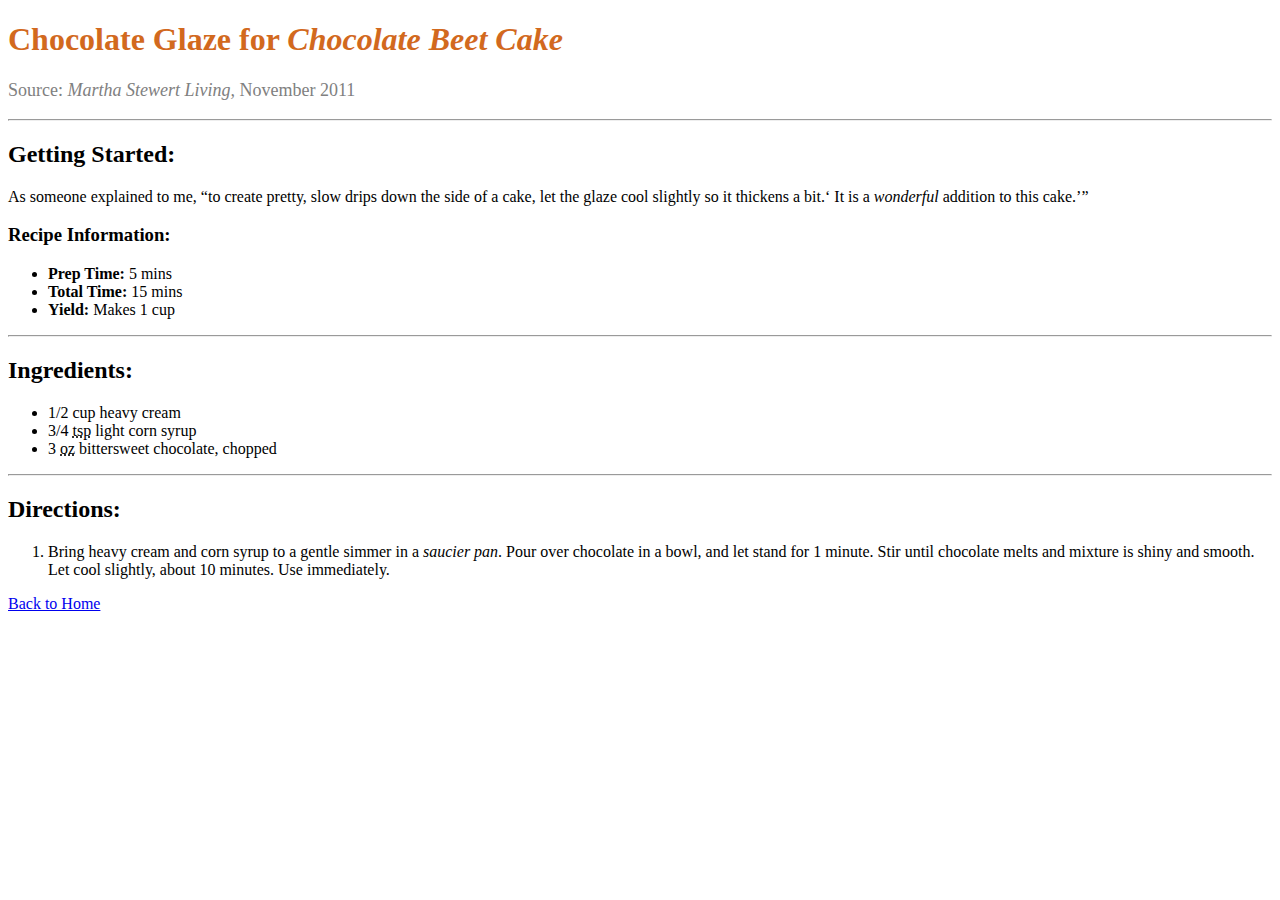
<file: assignment-3/pages/beetcake-glaze.html>
<!DOCTYPE html>

<html>
  <head>
    <!-- A3: Step 2 -->
<meta charset="utf-8">
<title>Chocolate Glaze Recipe</title>
  </head>

  <body>
    <main>
      <h1 style="color:Chocolate">Chocolate Glaze for <i>Chocolate Beet Cake</i></h1>

      <p style="font-size:large; color:gray">Source: <cite>Martha Stewert Living,</cite> November 2011</p>

      <hr />

      <h2>Getting Started:</h2>

      <p>As someone explained to me, <q>to create pretty, slow drips down the side of a cake, let the glaze cool slightly so it thickens a bit.<q> It is a <em>wonderful</em> addition to this cake.</p>

      <h3>Recipe Information:</h3>
        <ul>
          <li><b>Prep Time:</b> 5 mins</li>
          <li><b>Total Time:</b> 15 mins</li>
          <li><b>Yield:</b> Makes 1 cup</li>
        </ul>

      <hr />

      <h2 id="ingredients">Ingredients:</h2>
        <ul>
          <li>1/2 cup heavy cream</li>
          <li>3/4 <abbr title="teaspoon">tsp</abbr> light corn syrup</li>
          <li>3 <abbr title="ounce">oz</abbr> bittersweet chocolate, chopped</li>
        </ul>

      <hr />

      <h2>Directions:</h2>
        <ol>
          <li>Bring heavy cream and corn syrup to a gentle simmer in a <dfn title="pan for preparations requiring repetitive motions such as stirring.">saucier pan</dfn>. Pour over chocolate in a bowl, and let stand for 1 minute. Stir until chocolate melts and mixture is shiny and smooth. Let cool slightly, about 10 minutes. Use immediately.</li>
        </ol>
    </main>

    <footer>
      <a href="../">Back to Home</a>
    </footer>
  </body>
</html>
</file>
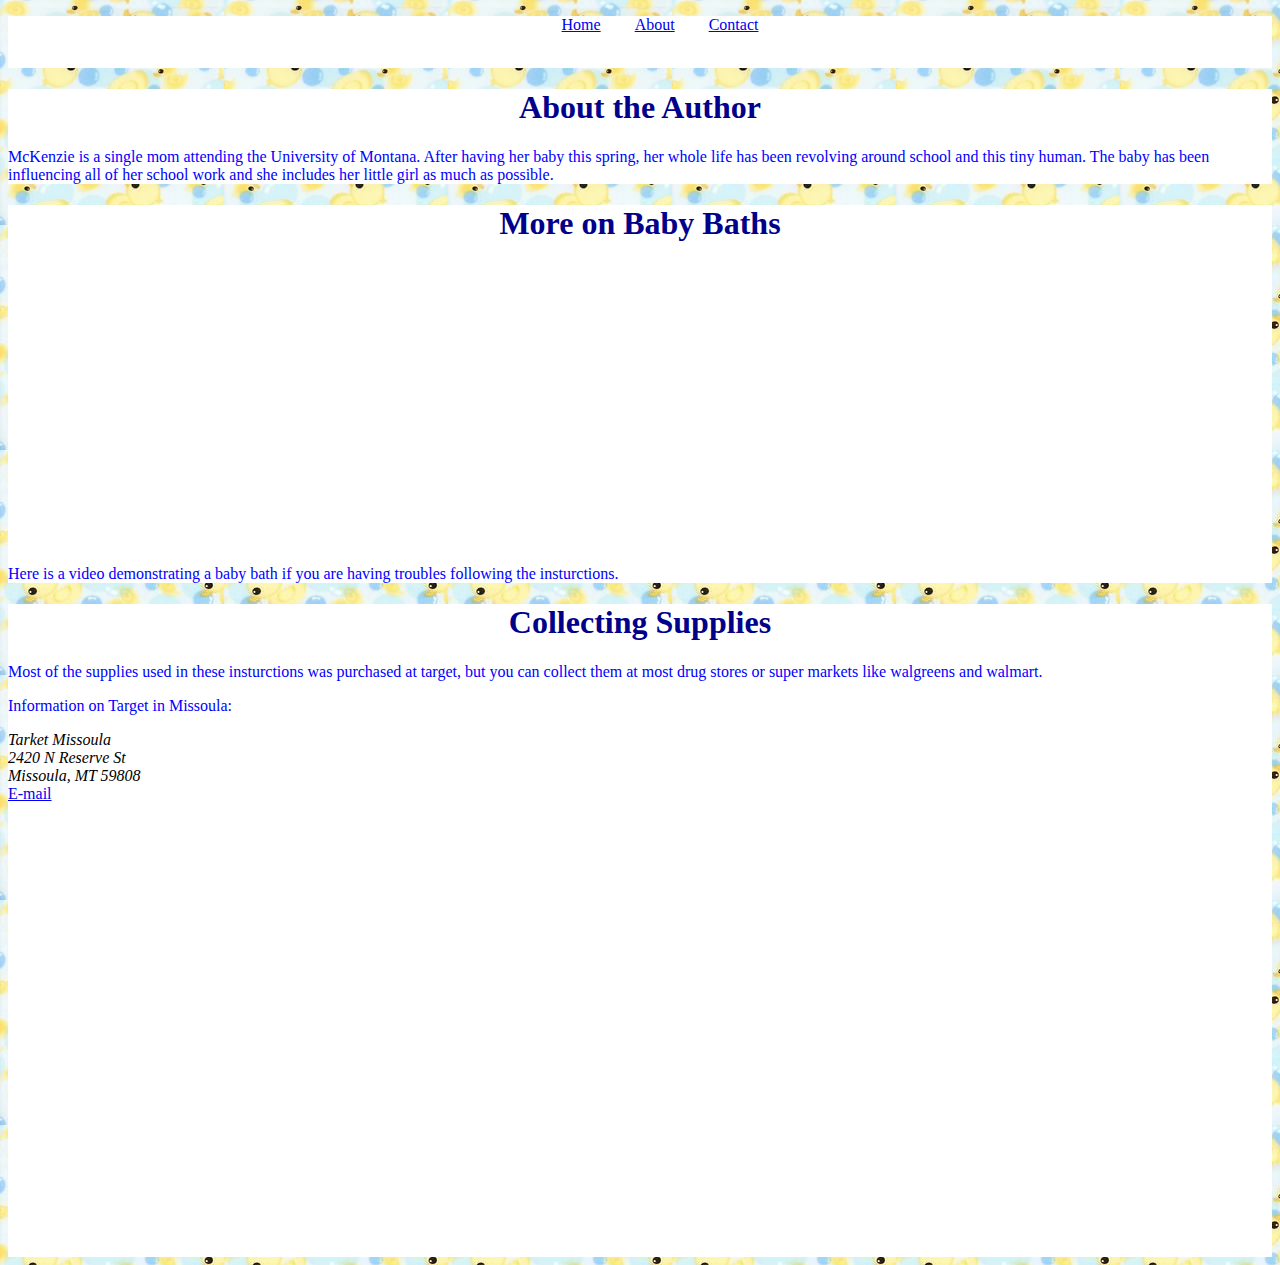
<file: project-2/pages/about.html>
<!DOCTYPE html>
<html lang="en-us">
<head>
  <meta charset="utf-8">
  <meta name="description" content="More information on giving a baby a bath">
  <meta name="author" content="McKenzie Stager">
  <meta name="keywords" content="baby, bath, help, Instructable, video">
  <meta name="viewport" content="width=device-width, inital-scale=1.0">
  <title>More About Bathing Babies</title>
  <style>
    body {
      background-image: url(../images/bubble-background.jpeg);}
    div {
      background-color: white;
    }
    h1 {
      color: darkblue;
      text-align: center;
    }
    p {
      color: blue;
    }
    .main-nav {
      text-align: center;
      padding: 15x;
    }
    .main-nav li {
      display: inline;
      padding: 15px
    }
  </style>
</head>
<body>
  <div id="main-nav-heading" class="main-nav">
  <nav id="main">
    <ul id="main-nav">
      <li><a href="../#">Home</a></li>
      <li><a href="./about.html#">About</a></li>
      <li><a href="./contact.html#">Contact</a></li>
    </ul>
  </nav>
  <br />
  </div>
  <div id="about-me">
    <h1>About the Author</h1>
    <p>
      McKenzie is a single mom attending the University of Montana. After having her baby this spring, her whole life has been revolving around school and this tiny human. The baby has been influencing all of her school work and she includes her little girl as much as possible.
    </p>
  </div>
  <div id="more-info">
    <h1>More on Baby Baths</h1>
    <p>
      Here is a video demonstrating a baby bath if you are having troubles following the insturctions.
      <iframe width="560" height="315" src="https://www.youtube.com/embed/-RnxD-KRkw8" frameborder="0" allow="autoplay; encrypted-media" allowfullscreen></iframe>
    </p>
  </div>
  <div id="collection-supplies">
    <h1>Collecting Supplies</h1>
    <p>
      Most of the supplies used in these insturctions was purchased at target, but you can collect them at most drug stores or super markets like walgreens and walmart.
    </p>
    <p>Information on Target in Missoula:</p>
    <address>
      Tarket Missoula <br />
      2420 N Reserve St<br />
      Missoula, MT 59808<br />
    </address>
    <a href="mailto:macki1713@gmail.com">E-mail</a><br />
    <iframe src="https://www.google.com/maps/embed?pb=!1m18!1m12!1m3!1d2726.7458319402226!2d-114.03650499999999!3d46.888048600000005!2m3!1f0!2f0!3f0!3m2!1i1024!2i768!4f13.1!3m3!1m2!1s0x535dce417bf48ddd%3A0x9807e8856e2cecf7!2sTarget!5e0!3m2!1sen!2sus!4v1522122504337" width="600" height="450" frameborder="0" style="border:0" allowfullscreen></iframe>
  </div>
</body>
</html>
</file>
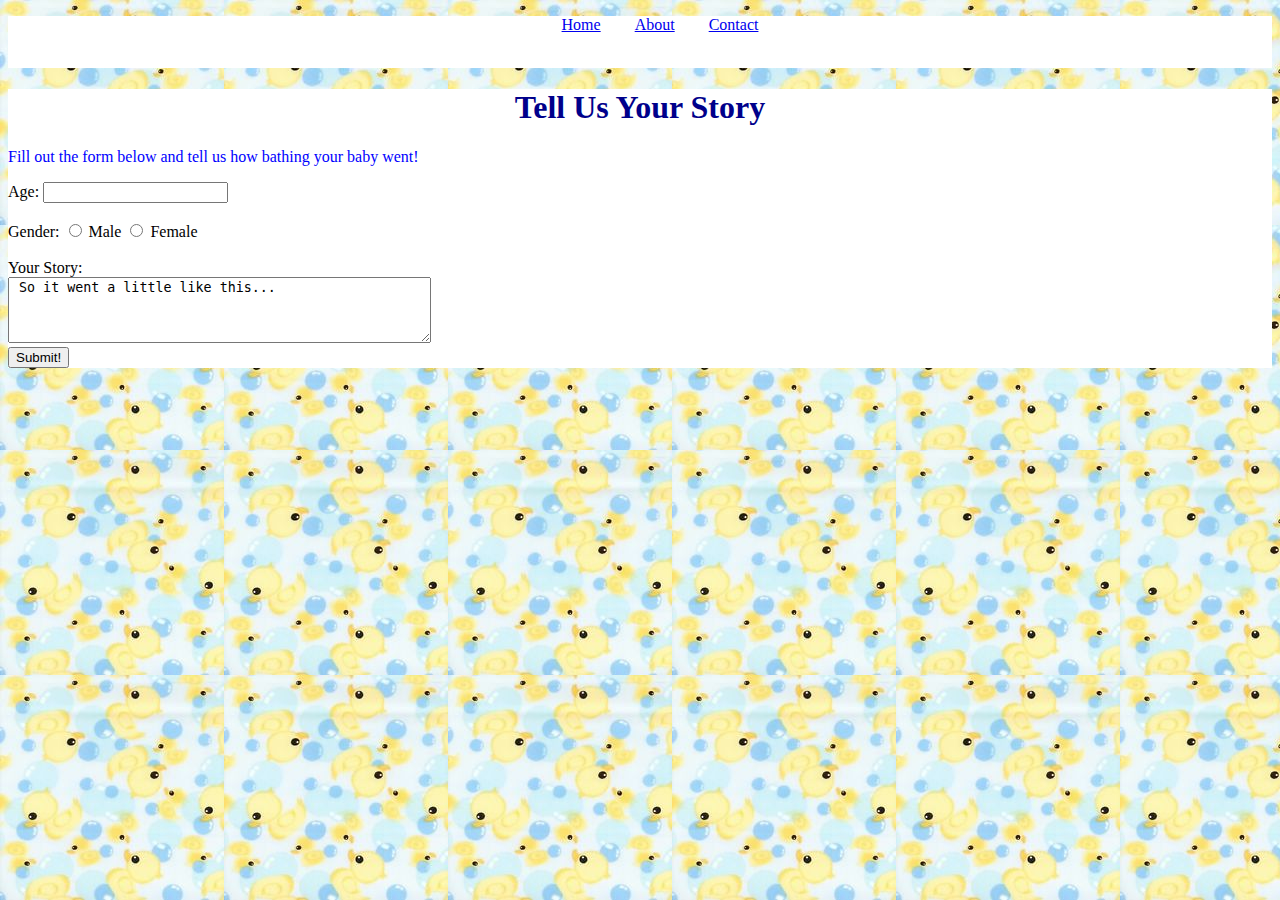
<file: project-2/pages/contact.html>
<!DOCTYPE html>
<html lang="en-us">
<head>
  <meta charset="utf-8">
  <meta name="description" content="Contacting the author">
  <meta name="author" content="McKenzie Stager">
  <meta name="keywords" content="baby, bath, help, Instructable">
  <meta name="viewport" content="width=device-width, inital-scale=1.0">
  <title>Contact Us</title>
  <style>
    body {
      background-image: url(../images/bubble-background.jpeg);}
    div {
      background-color: white;
    }
    h1 {
      color: darkblue;
      text-align: center;
    }
    p {
      color: blue;
    }
    .main-nav {
      text-align: center;
      padding: 15x;
    }
    .main-nav li {
      display: inline;
      padding: 15px
    }
  </style>
</head>
<body>
  <div id="main-nav-heading" class="main-nav">
  <nav id="main">
    <ul id="main-nav">
      <li><a href="../#">Home</a></li>
      <li><a href="./about.html#">About</a></li>
      <li><a href="./contact.html#">Contact</a></li>
    </ul>
  </nav>
  <br />
  </div>
  <div id="baby-info">
    <h1>Tell Us Your Story</h1>
    <p>Fill out the form below and tell us how bathing your baby went!</p>
    <form action="http://www.example.com/subscribe.php" method="post">
     <label>Age:
        <input type="text" name="age" />
     </label>
     <br />
     <br />
     <label>Gender:
        <input id="male" type="radio" name="gender" value="m">
        <label for="male">Male</label>
        <input id="female" type="radio" name="gender" value="f">
        <label for="female">Female</label>
     </label>
     <br />
     <br />
     <label>Your Story:
       <br />
       <textarea name="story" id="you-story" cols="50" rows="4"> So it went a little like this...
       </textarea>
     </label>
     <br />
     <input type="submit" name="submit" value="Submit!" />
  </form>
  </div>
</body>
</html>
</file>
<file: assignment-6/css/style.css>
body{
  background-color: black;
  font-family: sans-serif;
  color: white !important;
}
h2{
  font-weight: bolder;
}
img{
  float: right;
}
.canvas{
  background-color: black;
  border: 5px #ff00b6;
  width: 800px;
  height: 800px;
  position: absolute;
  left: 10px;
  bottom: 0;
}
.green{
  background-color: #00ff00;
  color: black;
  width: 300px;
  height: 600px;
  postion: absolute;
  left: 0;
  bottom: 100px;
}
/*The orange block overlaps the green and pink*/
.orange{
  background-color: #ff7f19;
  opacity: .75;
  width: 300px;
  height: 400px;
  position: absolute;
  left: 200px;
  bottom: 200px;
}
.pink{
  background-color: #ff00b6;
  opacity: .65;
  width: 300px;
  height: 200px;
  position: absolute;
  left: 400px;
  bottom: 300px;
}
</file>
<file: assignment-8/css/style.css>
html {
  padding: 0;
}

body {
  padding: 0;
  margin: 0;
  background-color: black;
}

.container {
  width: 800px;
  height: 1749px;
  position: absolute;
  left: 200px;
  right: 200px;
  background-color: #fdfdf1;
}

.leftheader {
  position: absolute;
  left: 310px;
  top: 30px;
	width: 550;
	height: 500;
  transform: rotate(-15deg);
	z-index: 2;
}

.rightheader {
  position: absolute;
    left: 530px;
    top: 30px;
	width: 550;
	height: 500;
  transform: rotate(15deg);
	z-index: 1;
}

.bottomheader {
    position: absolute;
    left: 320px;
    top: 135px;
	width: 900;
	height: 500;
	z-index: 2;
}

.title {
      position: absolute;
      left: 376px;
      top: 200px;
  	width: 300px;
  	height: 50px;
  	background-color: #303f44;
  	z-index: 1;
  	padding: 20px;
  }

.subtitle {
  position: absolute;
  left:366px;
  top: 300px
}

.traitone {
  position: absolute;
  left: 506px;
  top: 350px;
  width: 300px;
  height: 50px;
}

.desone {
  position: absolute;
  left: 556px;
  top: 430px;
  width: 200px;
}

.iconone {
    position: absolute;
   left: 363px;
   top: 430px;
   width: 500;
   height: 300;
   z-index: 1;
}

.traittwo{
  position: absolute;
  left: 506px;
  top: 530px;
  width: 300px;
  height: 50px;
}

.destwo {
  position: absolute;
  left: 556px;
  top: 620px;
  width: 200px;
}

.icontwo {
    position: absolute;
   left: 363px;
   top: 620px;
   width: 500;
   height: 300;
   z-index: 1;
}

.traitthree {
  position: absolute;
  left: 506px;
  top: 720px;
  width: 300px;
  height: 50px;
}

.desthree{
  position: absolute;
  left: 556px;
  top: 800px;
  width: 200px;
}

.iconthree {
    position: absolute;
   left: 363px;
   top: 800px;
   width: 500;
   height: 300;
   z-index: 1;
}

.presenting {
  position: absolute;
  left: 376px;
  top: 950px;
  width: 360px;
}

.crown {
  position: absolute;
  left: 350px;
  top: 1200px;
  width: 500;
  height: 300;
  z-index: 2;
}

.guaranty {
  position: absolute;
  left: 550px;
  top: 1380px;
  width: 500;
  height: 300;
  z-index: 2;
}

.cutoutbox {
  position: absolute;
  left: 376px;
  top: 1480px;
  width: 340px;
  height: 200px;
  padding: 10px;
  line-height: 1.2em;
  border-style: dashed;
  border-color: #303f44;
  z-index: 3;
}

.bottomline{
  position: absolute;
  top: 1700px;
  left: 200px;
  width: 400px;
}

.bottomnumber {
  position: absolute;
  left: 25px;
  top: 1700px;
  width: 100px;
}

.lady {
  position: absolute;
  left: 15px;
  top: 30px;
  width: 500;
  height: 300;
  z-index: 4;
}

.scene {
  position: absolute;
  left: 25px;
  top: 900px;
  width: 500;
  height: 300;
  z-index: 3;
}

.firstpiccapt {
  position: absolute;
  top: 1130px;
  left: 25px;
  width: 300px;
  line-height: 1.2em;
}

.filterqueen {
  position: absolute;
  left: 25px;
  top: 1250px;
  width: 500;
  height: 300;
  z-index: 3;
}

.secondpiccapt {
  position: absolute;
  top: 1480px;
  left: 25px;
  width: 300px;
  line-height: 1.2em;
}
</file>
<file: assignment-8/css/fonts.css>
@import
url('https://fonts.googleapis.com/css?family=Pacifico');
* {
  font-family: 'Pacifico', cursive;
}

font.oh{
  font-family: 'Pacifico', cursive;
	font-size: 64px;
	color: #303f44;
}

font.whata{
  font-family: 'Pacifico', cursive;
	font-size: 64px;
	color: #303f44;
}

font.cleaner{
  font-family: 'Pacifico', cursive;
	font-size: 36px;
	color: #303f44;
}

font.queen{
  font-family: sans-serif;
  font-size: 40px;
  color: #fdfdf1;
  font-style: italic;
}

font.sub{
  font-family: sans-serif;
  font-size: 25px;
  color: #303f44;
  font-style: italic;
}

font.trait {
  font-family: 'Pacifico', cursive;
  font-size: 56px;
  color: #ed1701;
  font-weight: bold;
  letter-spacing: 0.05em;
}

font.des {
  font-family: sans-serif;
  font-size: 15px;
  color: #303f44;
  font-weight: bold;
  text-align: justify;
  line-height: 1.45em;
}

font.description {
  font-family: serif;
  font-size: 15px;
  color: #303f44;
  text-align: justify;
  line-height: 1.2em;
}

font.cutout {
  font-family: sans-serif;
  font-weight: bold;
  font-size: 15px;
  color:#303f44;
  line-height: 1.2em;
}

font.last {
  font-family: serif;
  font-size: 15px;
  color: #303f44;
  text-align: center;
}

font.caption, b {
  font-family: sans-serif;
  font-size: 15px;
  color: #303f44;
  text-align: justify;
  line-height: 1.2em;
}
</file>
<file: assignment-8/css/images.css>
.icon1 {
	width:50%;
	height:50%;
}

.icon2 {
	width:50%;
	height:50%;
}

.icon3 {
	width:50%;
	height:50%;
}

.redcrown {
	width:96%;
	height:96%;
}

.circle {
	width:75%;
	height:75%;
}

.ladyvac {
	width:55%;
	height:60%;
}

.family {
	width:40%;
	height:40%;
}

.vacc {
	width:40%;
	height:40%;
}
</file>
